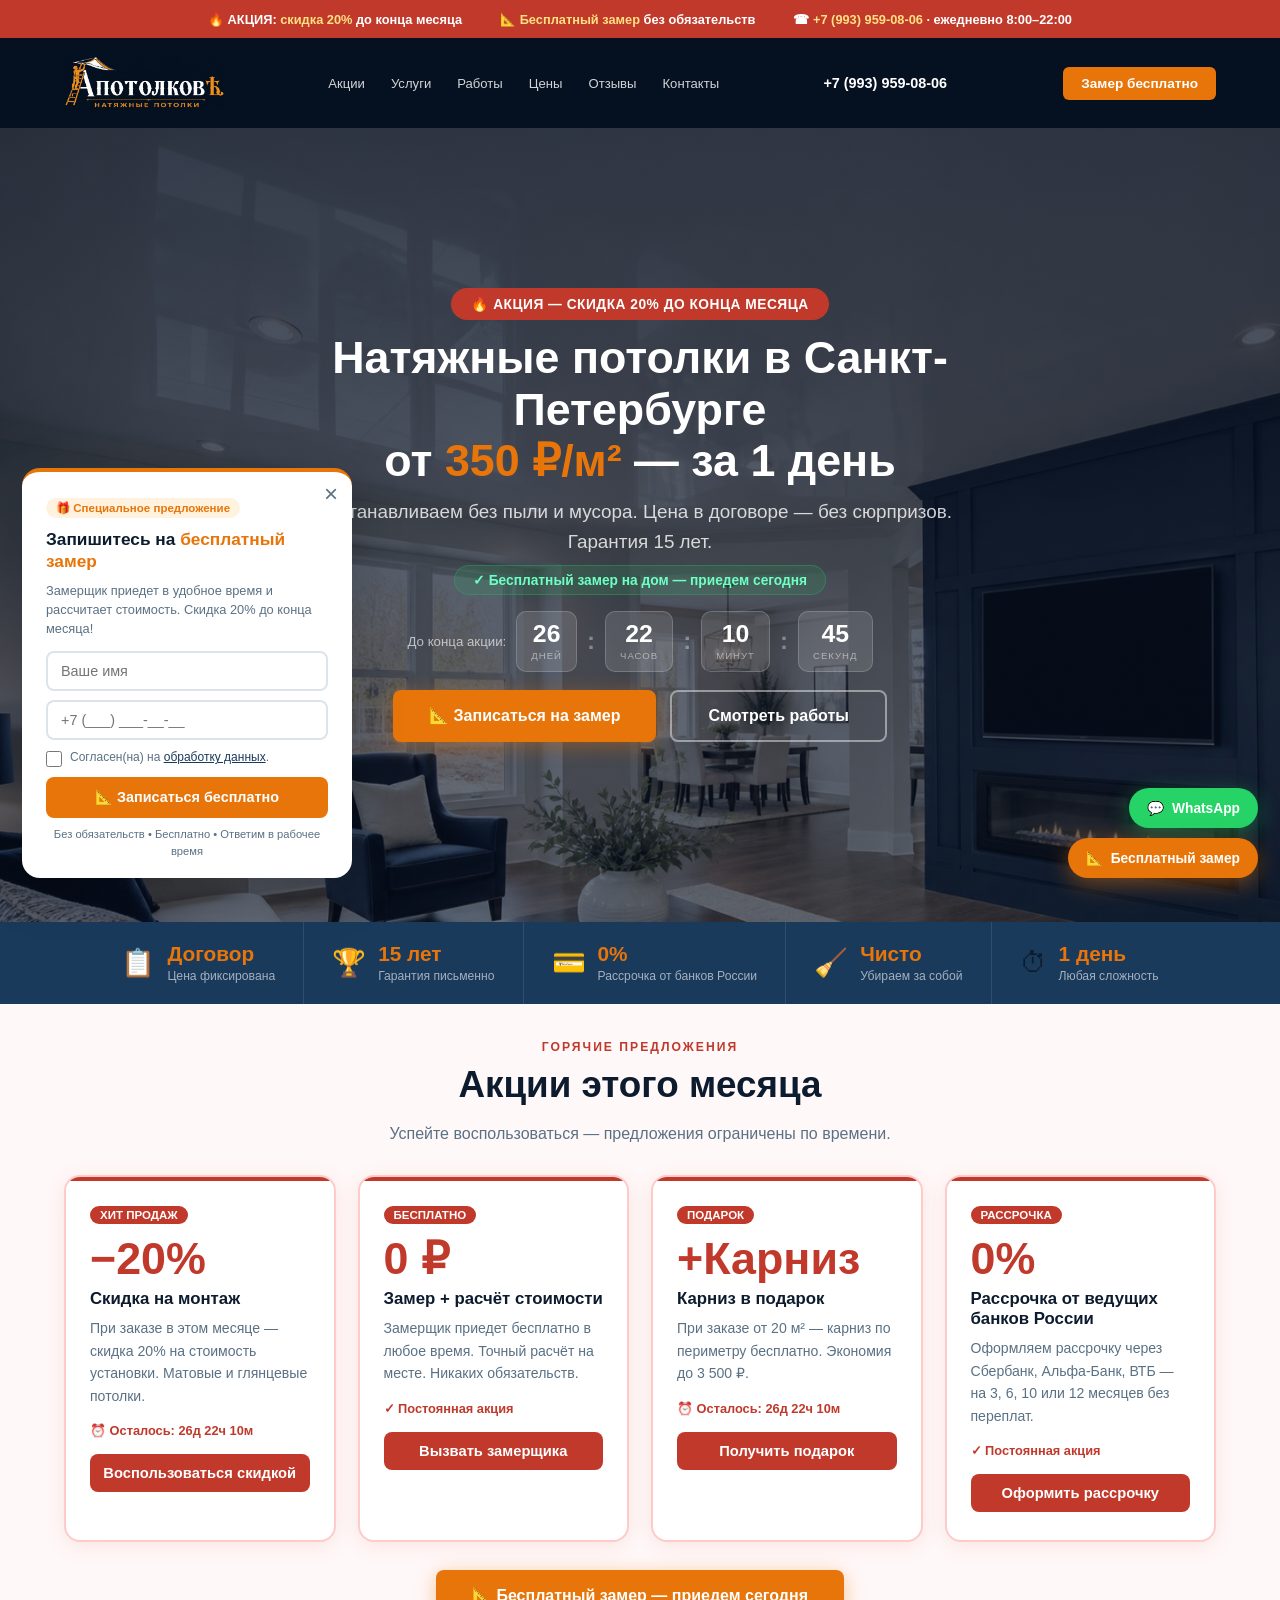
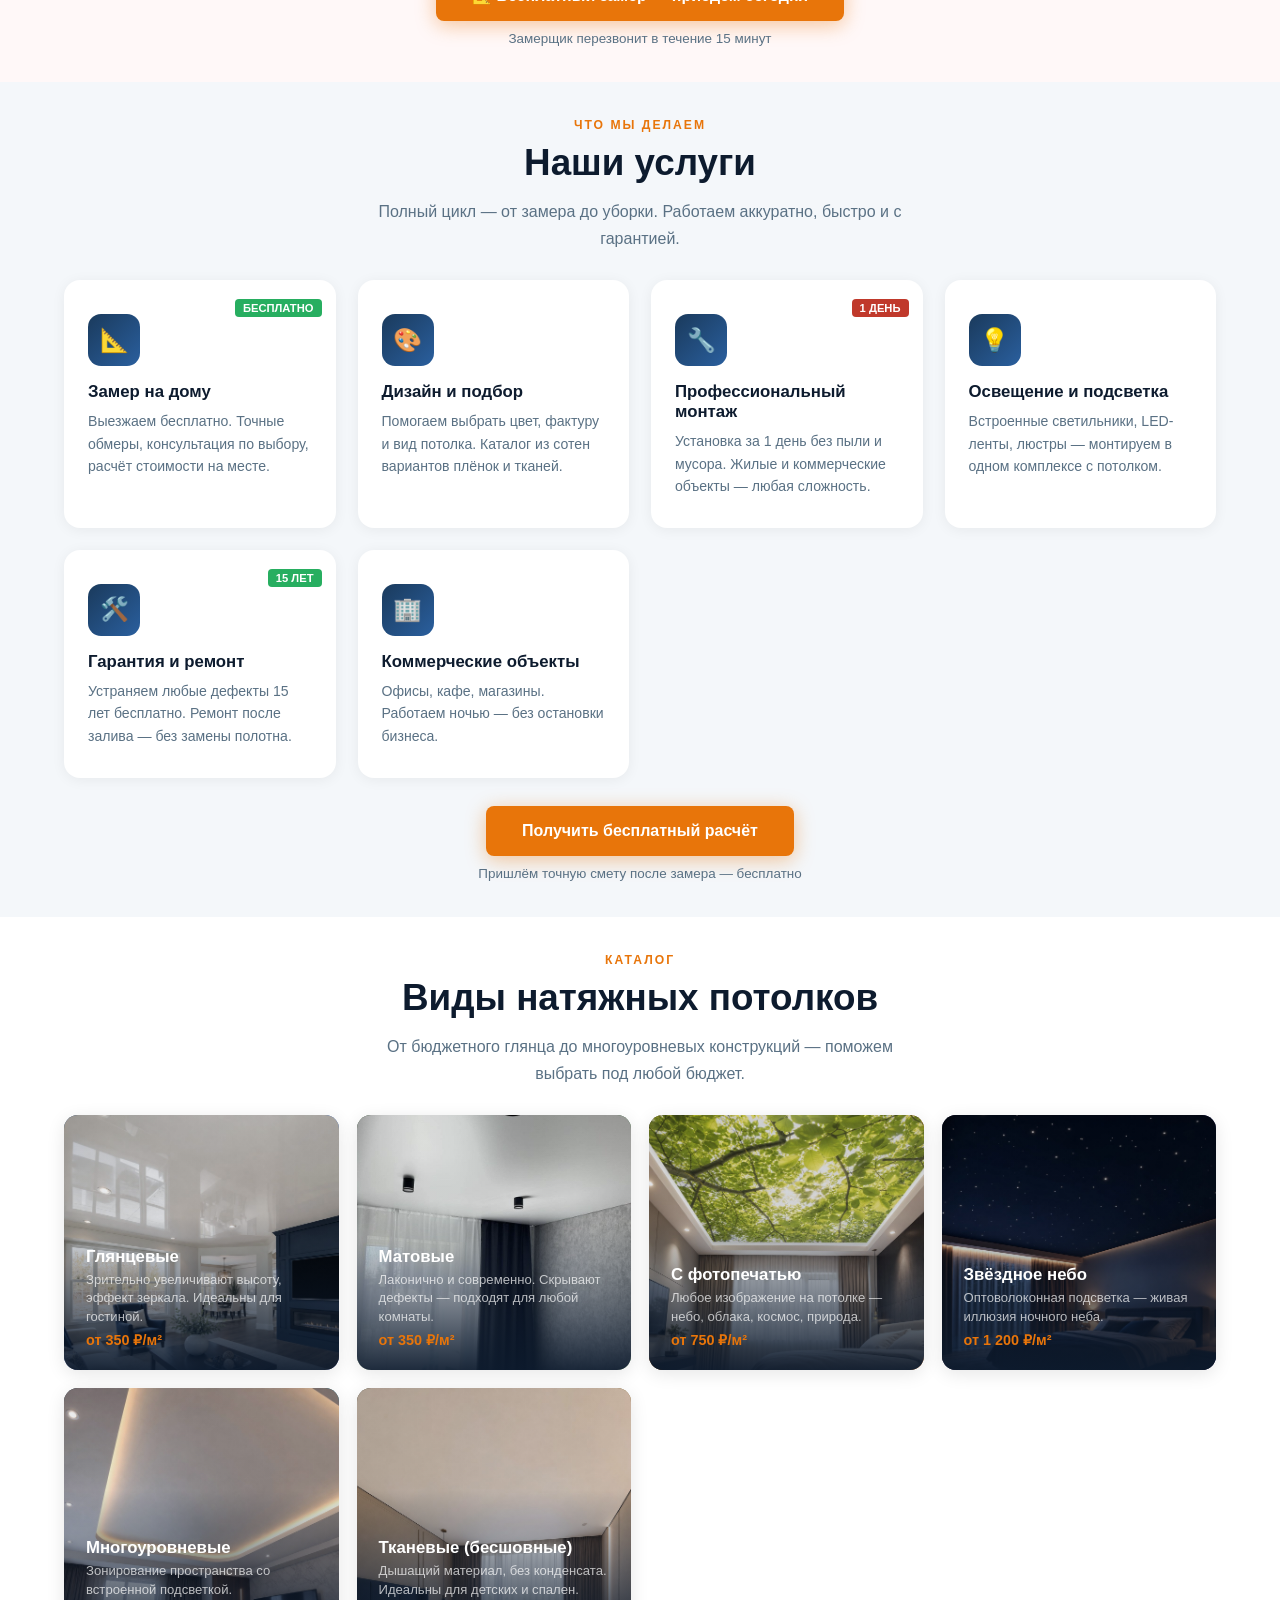
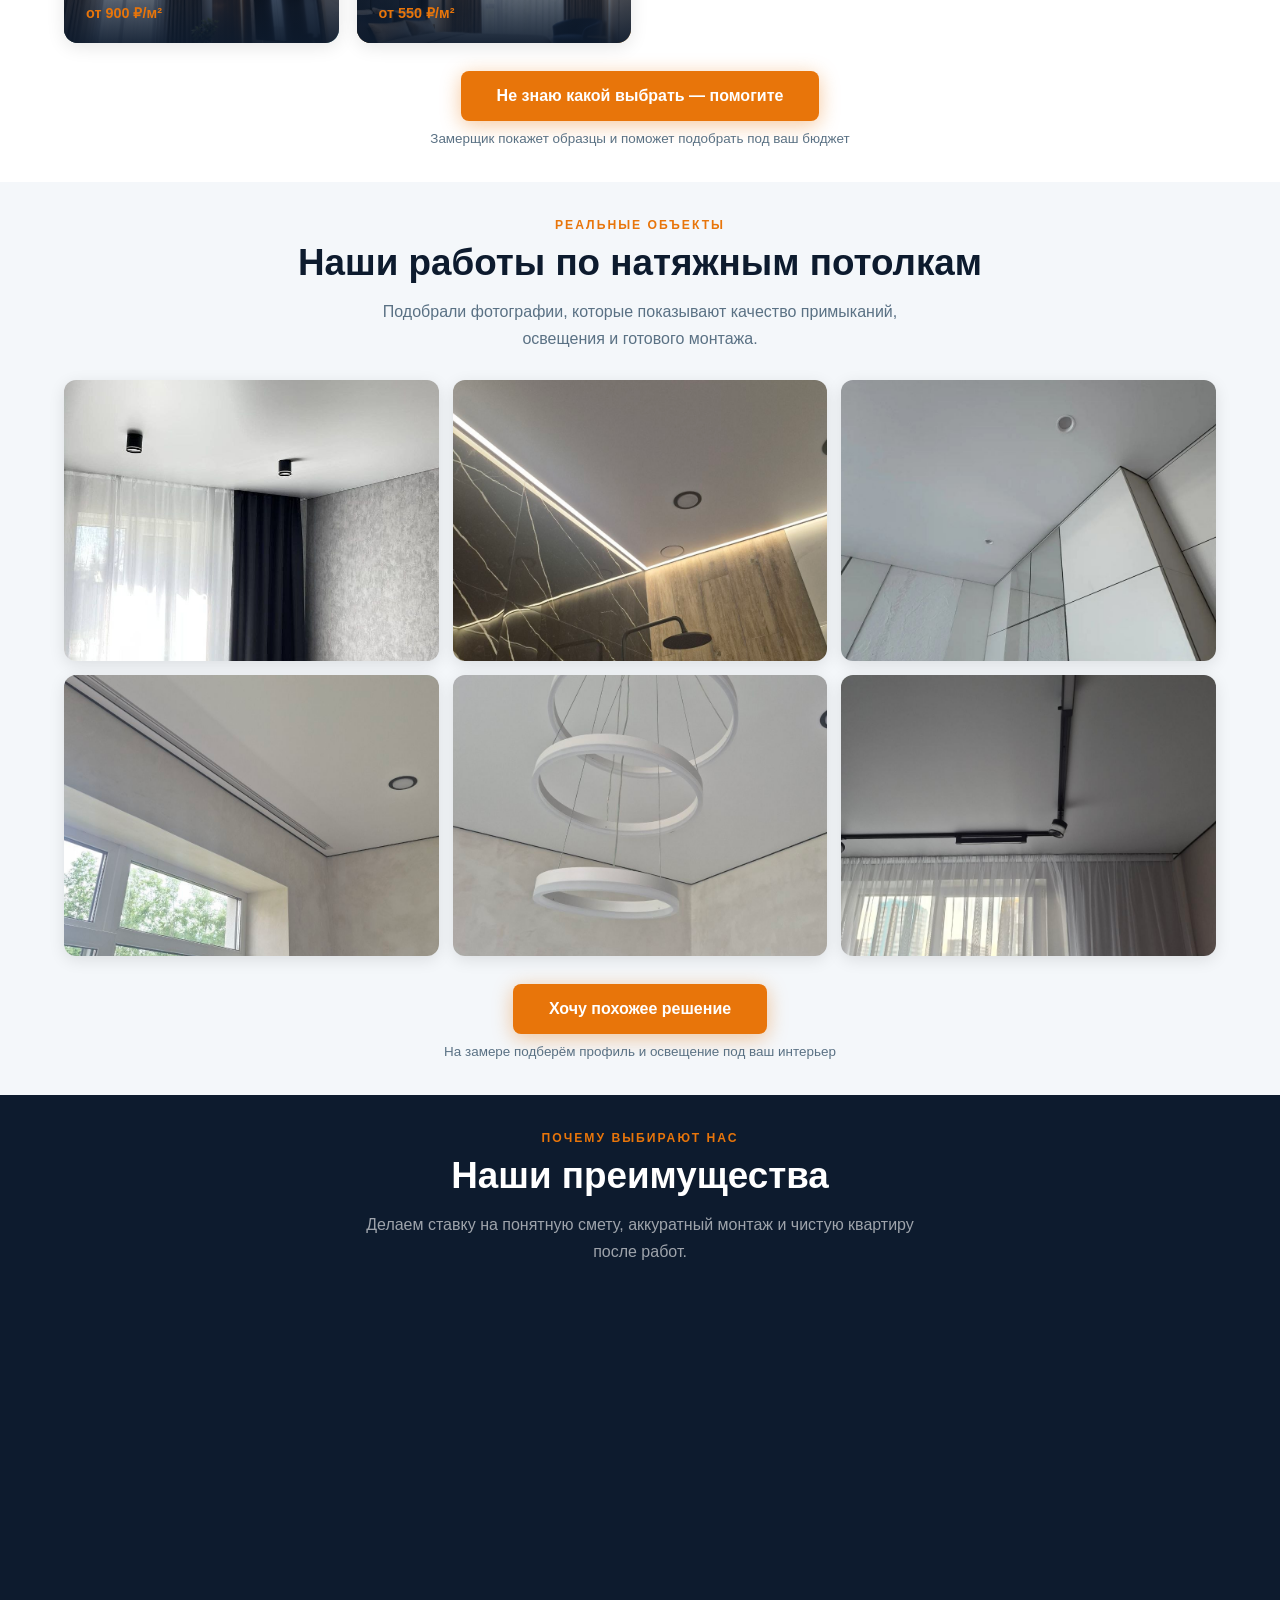
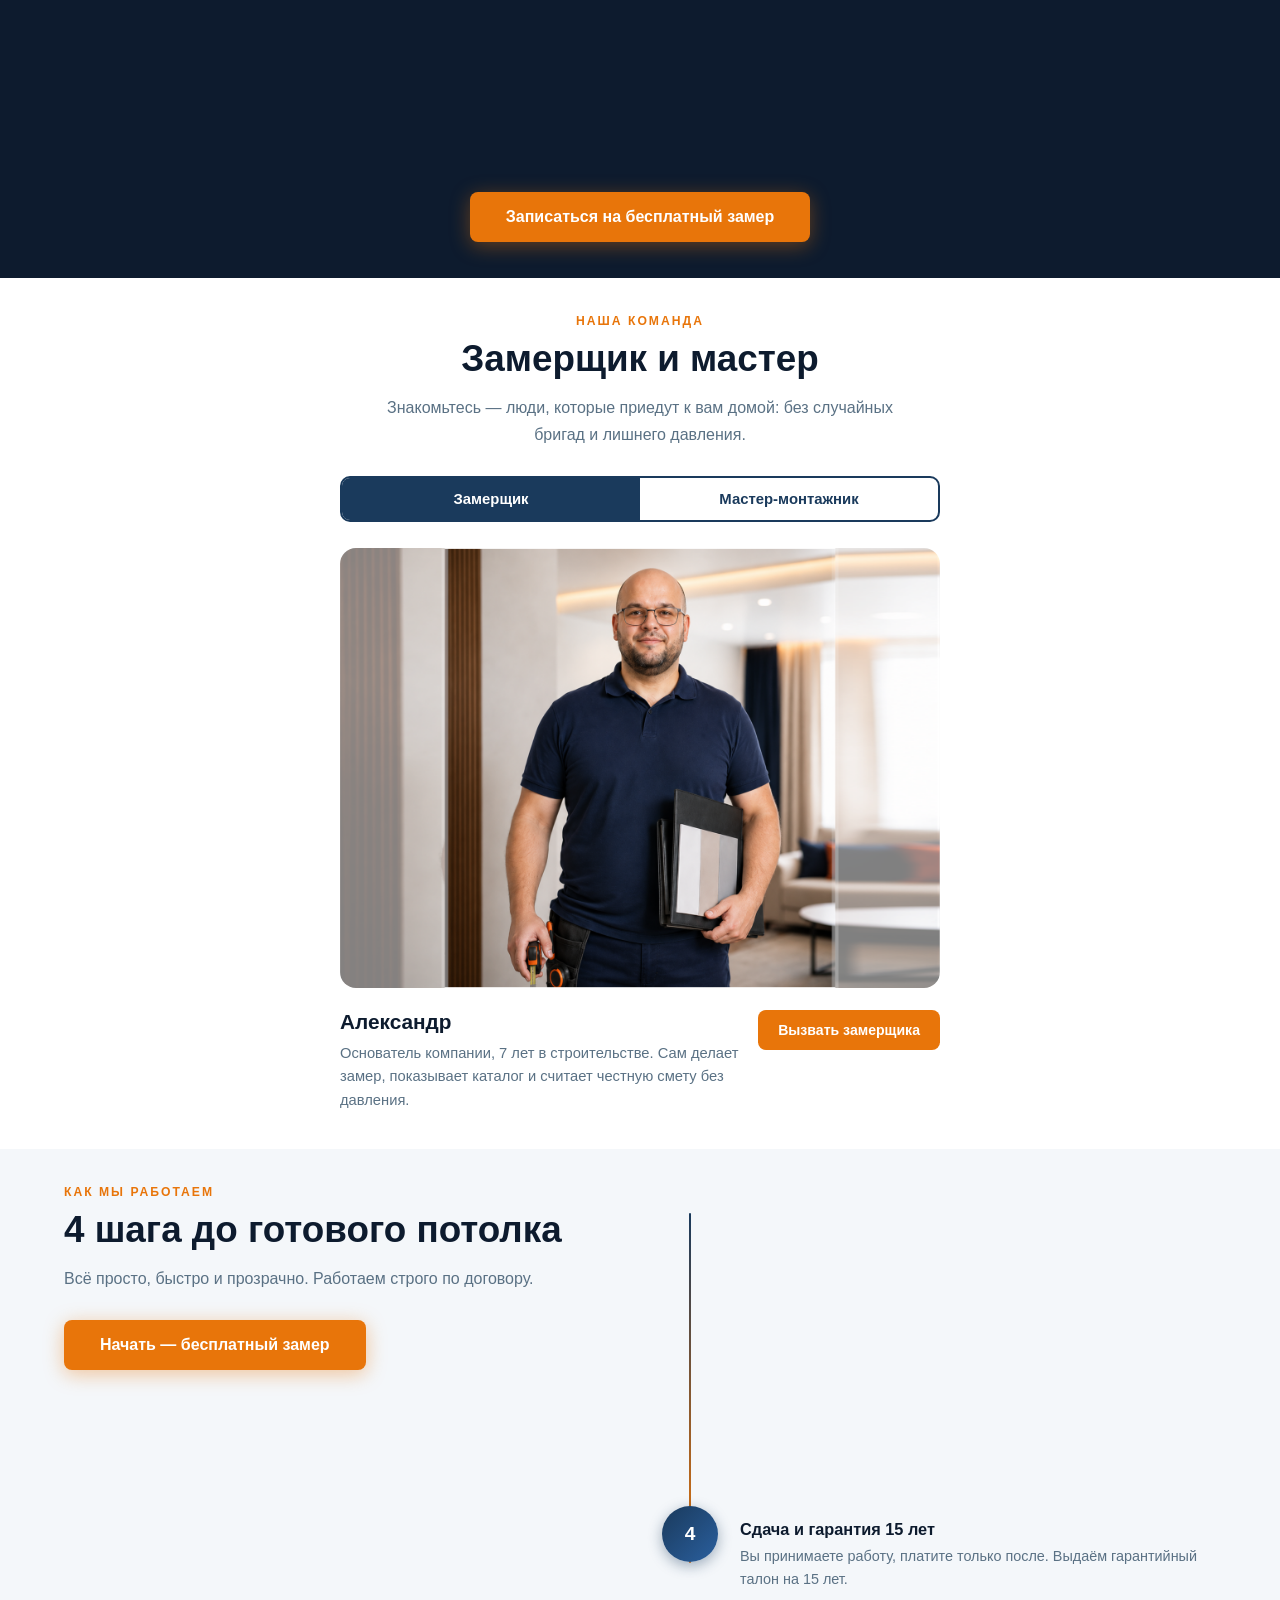
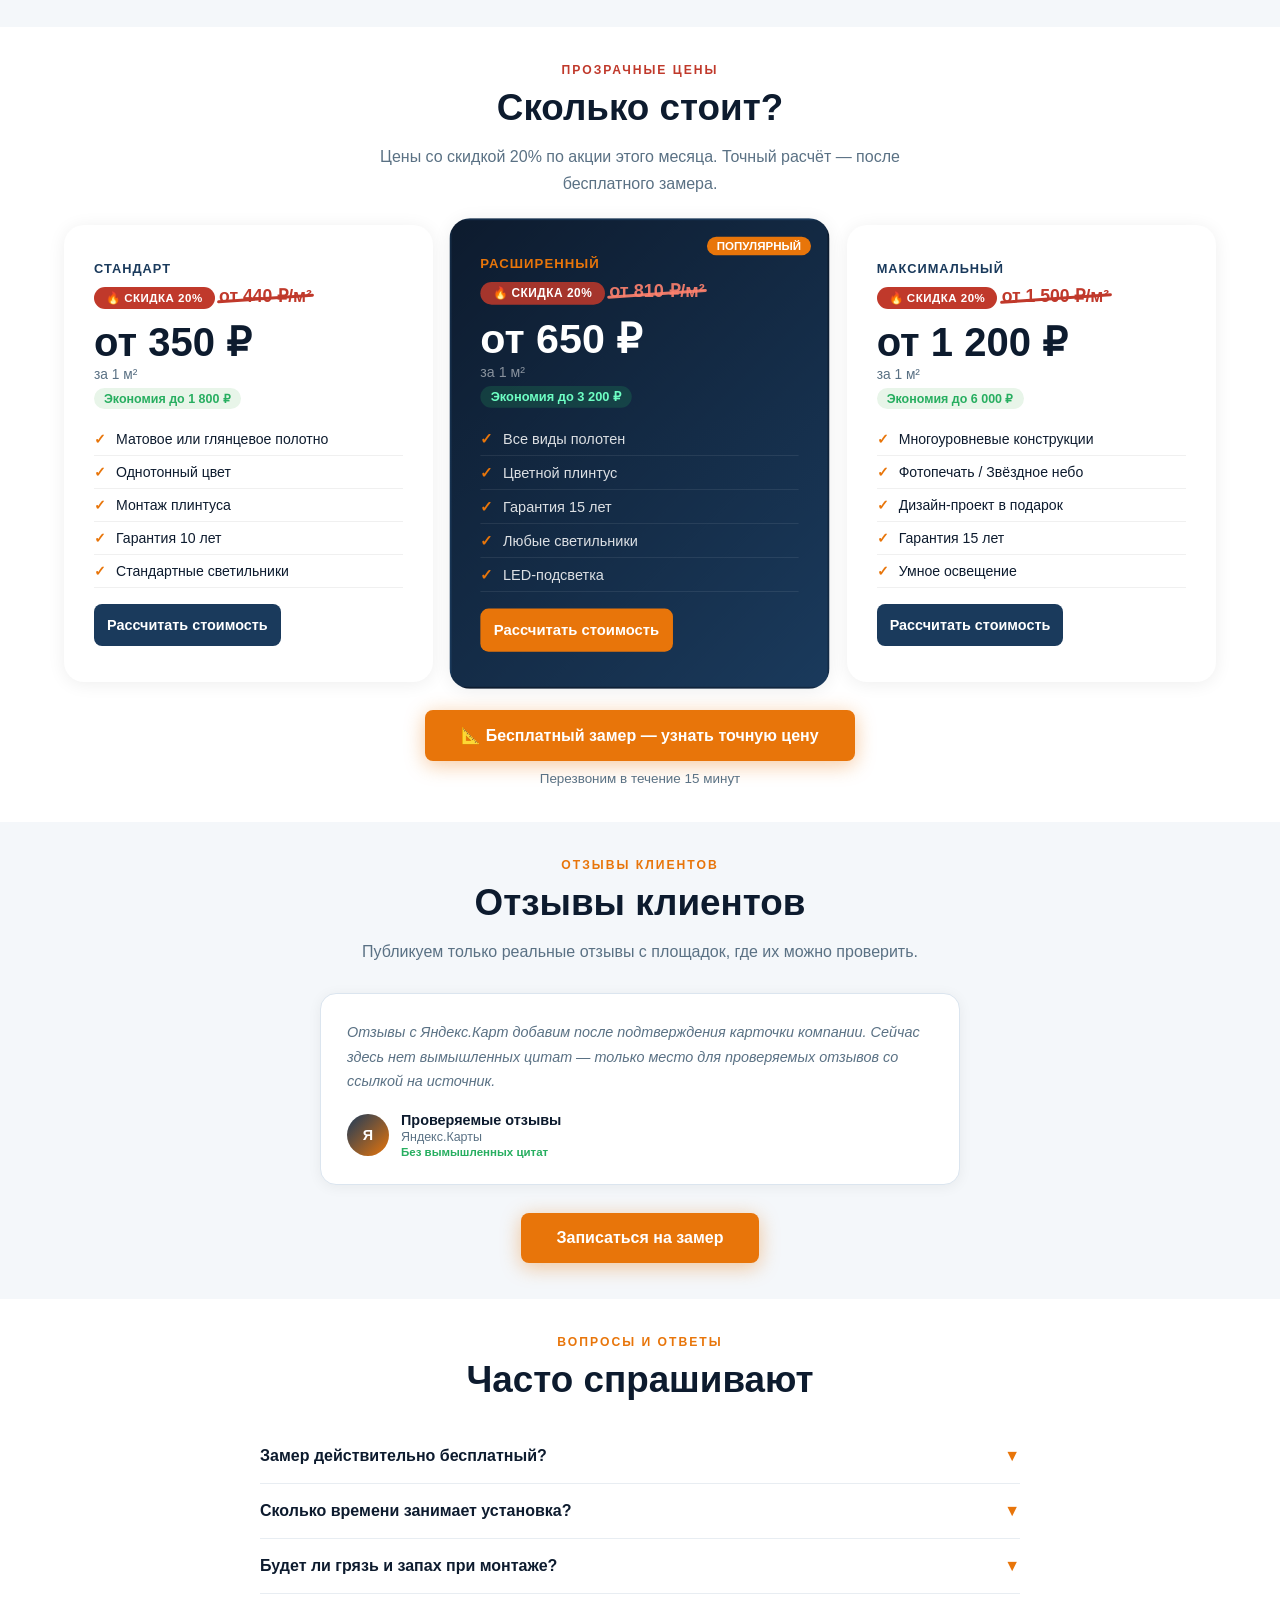
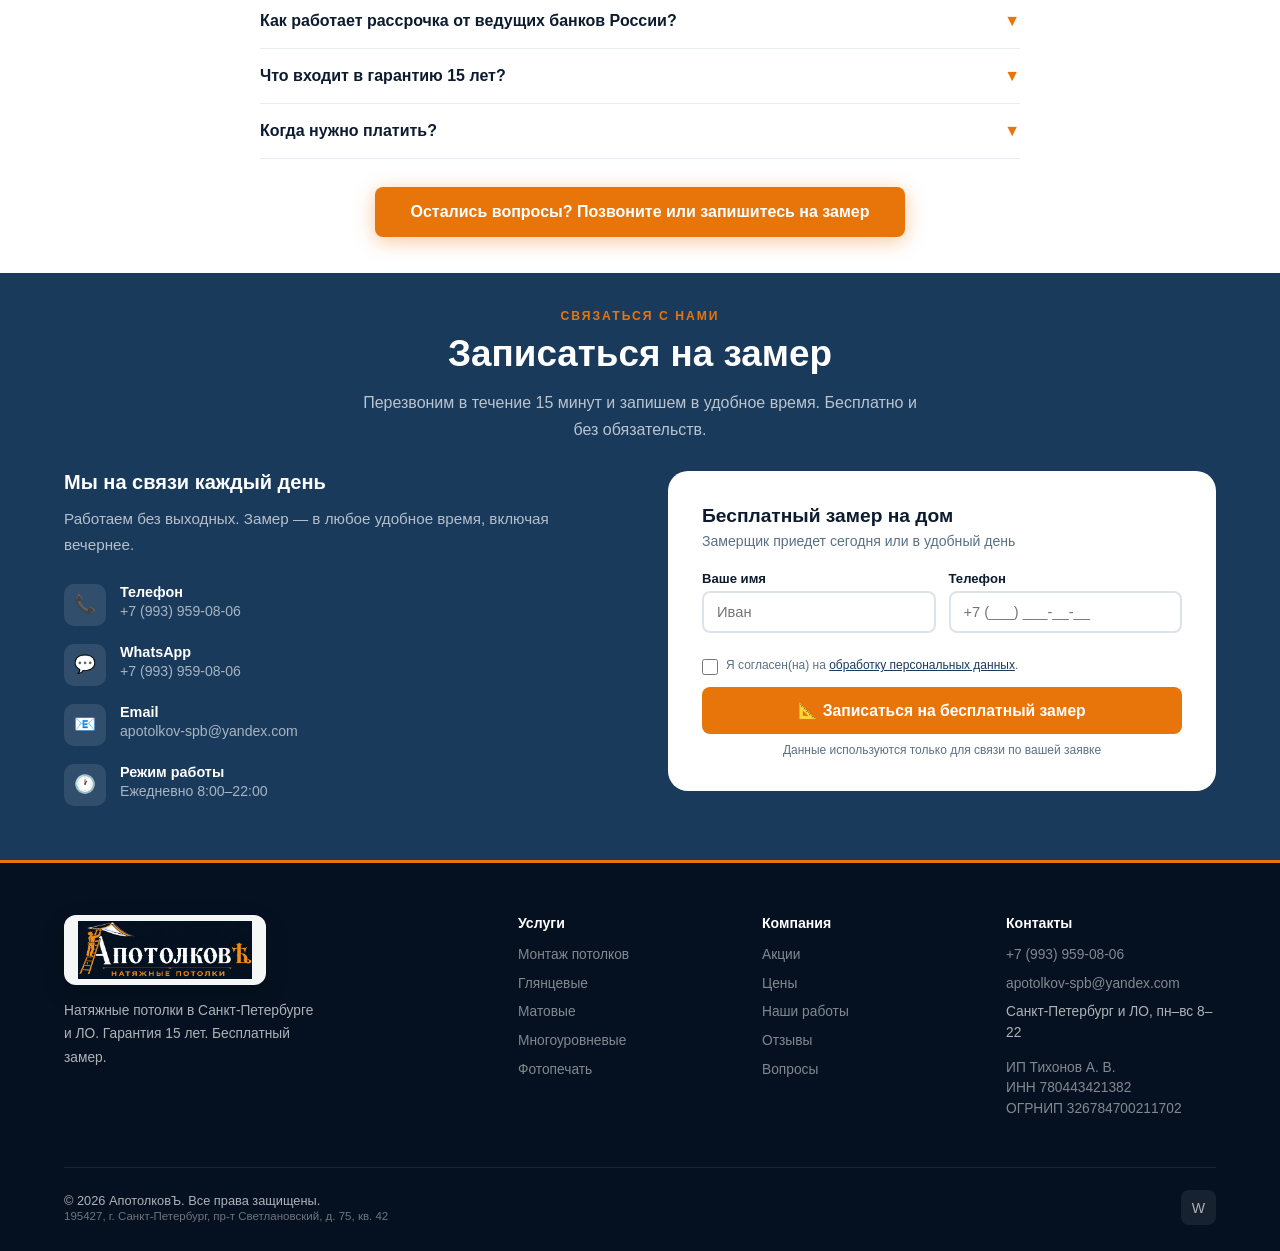
<file: index.html>
<!DOCTYPE html>
<html lang="ru">
<head>
  <meta charset="UTF-8">
  <meta name="viewport" content="width=device-width, initial-scale=1.0">
  <title>Натяжные потолки в Санкт-Петербурге и ЛО от 350 ₽/м² | АпотолковЪ</title>
  <meta name="description" content="Установка натяжных потолков в Санкт-Петербурге и Ленинградской области от 350 ₽/м². Бесплатный замер, монтаж освещения, теневого профиля и скрытых карнизов.">
  <meta name="robots" content="index, follow, max-image-preview:large">
  <meta name="theme-color" content="#051120">
  <!-- Yandex.Metrika counter -->
  <script type="text/javascript">
      (function(m,e,t,r,i,k,a){
          m[i]=m[i]||function(){(m[i].a=m[i].a||[]).push(arguments)};
          m[i].l=1*new Date();
          for (var j = 0; j < document.scripts.length; j++) {if (document.scripts[j].src === r) { return; }}
          k=e.createElement(t),a=e.getElementsByTagName(t)[0],k.async=1,k.src=r,a.parentNode.insertBefore(k,a)
      })(window, document,'script','https://mc.yandex.ru/metrika/tag.js?id=110120483', 'ym');

      ym(110120483, 'init', {ssr:true, webvisor:true, clickmap:true, ecommerce:"dataLayer", referrer: document.referrer, url: location.href, accurateTrackBounce:true, trackLinks:true});
  </script>
  <noscript><div><img src="https://mc.yandex.ru/watch/110120483" style="position:absolute; left:-9999px;" alt="" /></div></noscript>
  <!-- /Yandex.Metrika counter -->
  <link rel="canonical" href="https://apostolkov.ru/">
  <link rel="icon" href="assets/favicon.svg" type="image/svg+xml">
  <meta property="og:type" content="website">
  <meta property="og:locale" content="ru_RU">
  <meta property="og:title" content="Натяжные потолки в Санкт-Петербурге и ЛО | АпотолковЪ">
  <meta property="og:description" content="Замер, расчёт и монтаж натяжных потолков. Реальные фотографии выполненных работ.">
  <meta property="og:url" content="https://apostolkov.ru/">
  <meta property="og:image" content="https://apostolkov.ru/assets/img/works/contour-light.jpg">
  <script type="application/ld+json">{"@context":"https://schema.org","@type":"HomeAndConstructionBusiness","name":"АпотолковЪ","legalName":"ИП Тихонов Александр Владимирович","url":"https://apostolkov.ru/","telephone":"+7-993-959-08-06","email":"apotolkov-spb@yandex.com","taxID":"780443421382","areaServed":["Санкт-Петербург","Ленинградская область"],"priceRange":"от 350 ₽/м²","openingHours":"Mo-Su 08:00-22:00"}</script>
  <link rel="stylesheet" href="css/style.css">
</head>
<body>

<!-- PROMO BAR -->
<div class="promo-bar">
  <div class="promo-ticker">
    <span>🔥 АКЦИЯ: <strong>скидка 20%</strong> до конца месяца</span>
    <span>📐 <strong>Бесплатный замер</strong> без обязательств</span>
    <span>☎ <strong>+7 (993) 959-08-06</strong> · ежедневно 8:00–22:00</span>
  </div>
</div>

<!-- NAV -->
<nav id="navbar">
  <a href="#" class="logo">
    <img src="assets/img/logo.png" alt="АпотолковЪ — Натяжные потолки" class="logo-img">
  </a>
  <ul id="nav-menu">
    <li><a href="#promos">Акции</a></li>
    <li><a href="#services">Услуги</a></li>
    <li><a href="#gallery">Работы</a></li>
    <li><a href="#pricing">Цены</a></li>
    <li><a href="#reviews">Отзывы</a></li>
    <li><a href="#contact">Контакты</a></li>
  </ul>
  <a href="tel:+79939590806" class="nav-phone">+7 (993) 959-08-06</a>
  <button class="nav-cta open-modal">Замер бесплатно</button>
  <button class="burger" type="button" aria-label="Открыть меню" aria-expanded="false"><span></span><span></span><span></span></button>
</nav>

<!-- HERO -->
<section class="hero">
  <div class="hero-bg-img"></div>
  <div class="hero-overlay"></div>
  <div class="hero-content">
    <div class="promo-badge-hero">🔥 Акция — скидка 20% до конца месяца</div>
    <h1>Натяжные потолки в Санкт-Петербурге<br>от <span>350 ₽/м²</span> — за 1 день</h1>
    <p class="hero-sub">Устанавливаем без пыли и мусора. <span style="white-space:nowrap">Цена в договоре — без сюрпризов.</span> <span style="white-space:nowrap">Гарантия 15 лет.</span></p>
    <div class="hero-free">✓ Бесплатный замер на дом — приедем сегодня</div>
    <div class="countdown">
      <span class="countdown-lbl">До конца акции:</span>
      <div class="count-box"><span class="count-num cd-days">00</span><span class="count-lbl">дней</span></div>
      <span class="count-sep">:</span>
      <div class="count-box"><span class="count-num cd-hours">00</span><span class="count-lbl">часов</span></div>
      <span class="count-sep">:</span>
      <div class="count-box"><span class="count-num cd-mins">00</span><span class="count-lbl">минут</span></div>
      <span class="count-sep">:</span>
      <div class="count-box"><span class="count-num cd-secs">00</span><span class="count-lbl">секунд</span></div>
    </div>
    <div class="hero-btns">
      <button class="btn-primary open-modal">📐 Записаться на замер</button>
      <a href="#gallery" class="btn-outline">Смотреть работы</a>
    </div>
  </div>
</section>

<!-- TRUST BAR -->
<div class="trust-bar">
  <div class="trust-items">
    <div class="trust-item"><span class="trust-icon">📋</span><div><span class="trust-num">Договор</span><span class="trust-text">Цена фиксирована</span></div></div>
    <div class="trust-item"><span class="trust-icon">🏆</span><div><span class="trust-num">15 лет</span><span class="trust-text">Гарантия письменно</span></div></div>
    <div class="trust-item"><span class="trust-icon">💳</span><div><span class="trust-num">0%</span><span class="trust-text">Рассрочка от банков России</span></div></div>
    <div class="trust-item"><span class="trust-icon">🧹</span><div><span class="trust-num">Чисто</span><span class="trust-text">Убираем за собой</span></div></div>
    <div class="trust-item"><span class="trust-icon">⏱</span><div><span class="trust-num">1 день</span><span class="trust-text">Любая сложность</span></div></div>
  </div>
</div>

<!-- PROMOTIONS -->
<section id="promos">
  <div class="center">
    <div class="section-tag red">Горячие предложения</div>
    <h2 class="section-title">Акции этого месяца</h2>
    <p class="section-sub">Успейте воспользоваться — предложения ограничены по времени.</p>
  </div>
  <div class="promos-grid">
    <div class="promo-card fade-in">
      <div class="promo-card-tag">Хит продаж</div>
      <div class="promo-discount">−20%</div>
      <h3>Скидка на монтаж</h3>
      <p>При заказе в этом месяце — скидка 20% на стоимость установки. Матовые и глянцевые потолки.</p>
      <div class="promo-deadline">⏰ Осталось: <span class="cd-days">--</span>д <span class="cd-hours">--</span>ч <span class="cd-mins">--</span>м</div>
      <button class="btn-promo open-modal">Воспользоваться скидкой</button>
    </div>
    <div class="promo-card fade-in">
      <div class="promo-card-tag">Бесплатно</div>
      <div class="promo-discount">0 ₽</div>
      <h3>Замер + расчёт стоимости</h3>
      <p>Замерщик приедет бесплатно в любое время. Точный расчёт на месте. Никаких обязательств.</p>
      <div class="promo-deadline">✓ Постоянная акция</div>
      <button class="btn-promo open-modal">Вызвать замерщика</button>
    </div>
    <div class="promo-card fade-in">
      <div class="promo-card-tag">Подарок</div>
      <div class="promo-discount">+Карниз</div>
      <h3>Карниз в подарок</h3>
      <p>При заказе от 20 м² — карниз по периметру бесплатно. Экономия до 3 500 ₽.</p>
      <div class="promo-deadline">⏰ Осталось: <span class="cd-days">--</span>д <span class="cd-hours">--</span>ч <span class="cd-mins">--</span>м</div>
      <button class="btn-promo open-modal">Получить подарок</button>
    </div>
    <div class="promo-card fade-in">
      <div class="promo-card-tag">Рассрочка</div>
      <div class="promo-discount">0%</div>
      <h3>Рассрочка от ведущих банков России</h3>
      <p>Оформляем рассрочку через Сбербанк, Альфа-Банк, ВТБ — на 3, 6, 10 или 12 месяцев без переплат.</p>
      <div class="promo-deadline">✓ Постоянная акция</div>
      <button class="btn-promo open-modal">Оформить рассрочку</button>
    </div>
  </div>
  <div class="section-cta">
    <button class="btn-primary open-modal">📐 Бесплатный замер — приедем сегодня</button>
    <p>Замерщик перезвонит в течение 15 минут</p>
  </div>
</section>

<!-- SERVICES -->
<section id="services">
  <div class="center">
    <div class="section-tag">Что мы делаем</div>
    <h2 class="section-title">Наши услуги</h2>
    <p class="section-sub">Полный цикл — от замера до уборки. Работаем аккуратно, быстро и с гарантией.</p>
  </div>
  <div class="services-grid">
    <div class="service-card fade-in">
      <div class="service-card-badge"><span class="badge badge-free">Бесплатно</span></div>
      <div class="service-icon">📐</div>
      <h3>Замер на дому</h3>
      <p>Выезжаем бесплатно. Точные обмеры, консультация по выбору, расчёт стоимости на месте.</p>
    </div>
    <div class="service-card fade-in">
      <div class="service-icon">🎨</div>
      <h3>Дизайн и подбор</h3>
      <p>Помогаем выбрать цвет, фактуру и вид потолка. Каталог из сотен вариантов плёнок и тканей.</p>
    </div>
    <div class="service-card fade-in">
      <div class="service-card-badge"><span class="badge badge-promo">1 день</span></div>
      <div class="service-icon">🔧</div>
      <h3>Профессиональный монтаж</h3>
      <p>Установка за 1 день без пыли и мусора. Жилые и коммерческие объекты — любая сложность.</p>
    </div>
    <div class="service-card fade-in">
      <div class="service-icon">💡</div>
      <h3>Освещение и подсветка</h3>
      <p>Встроенные светильники, LED-ленты, люстры — монтируем в одном комплексе с потолком.</p>
    </div>
    <div class="service-card fade-in">
      <div class="service-card-badge"><span class="badge badge-free">15 лет</span></div>
      <div class="service-icon">🛠️</div>
      <h3>Гарантия и ремонт</h3>
      <p>Устраняем любые дефекты 15 лет бесплатно. Ремонт после залива — без замены полотна.</p>
    </div>
    <div class="service-card fade-in">
      <div class="service-icon">🏢</div>
      <h3>Коммерческие объекты</h3>
      <p>Офисы, кафе, магазины. Работаем ночью — без остановки бизнеса.</p>
    </div>
  </div>
  <div class="section-cta">
    <button class="btn-primary open-modal">Получить бесплатный расчёт</button>
    <p>Пришлём точную смету после замера — бесплатно</p>
  </div>
</section>

<!-- TYPES -->
<section id="types">
  <div class="center">
    <div class="section-tag">Каталог</div>
    <h2 class="section-title">Виды натяжных потолков</h2>
    <p class="section-sub">От бюджетного глянца до многоуровневых конструкций — поможем выбрать под любой бюджет.</p>
  </div>
  <div class="types-grid">
    <div class="type-card tc1 fade-in">
      <div class="type-slides">
        <div class="type-slide active">
          <img src="assets/img/types/glossy.jpg" alt="Глянцевый натяжной потолок в гостиной" loading="lazy" width="1536" height="1024">
        </div>
      </div>
      <div class="type-overlay">
        <h3>Глянцевые</h3>
        <p>Зрительно увеличивают высоту, эффект зеркала. Идеальны для гостиной.</p>
        <span class="type-price">от 350 ₽/м²</span>
      </div>
    </div>
    <div class="type-card tc2 fade-in">
      <div class="type-slides">
        <div class="type-slide active">
          <img src="assets/img/works/matte-room.jpg" alt="Матовый натяжной потолок в жилой комнате" loading="lazy" width="960" height="1280">
        </div>
      </div>
      <div class="type-overlay">
        <h3>Матовые</h3>
        <p>Лаконично и современно. Скрывают дефекты — подходят для любой комнаты.</p>
        <span class="type-price">от 350 ₽/м²</span>
      </div>
    </div>
    <div class="type-card tc3 fade-in">
      <div class="type-slides">
        <div class="type-slide active">
          <img src="assets/img/types/photo-print.jpg" alt="Натяжной потолок с фотопечатью" loading="lazy" width="1536" height="1024">
        </div>
      </div>
      <div class="type-overlay">
        <h3>С фотопечатью</h3>
        <p>Любое изображение на потолке — небо, облака, космос, природа.</p>
        <span class="type-price">от 750 ₽/м²</span>
      </div>
    </div>
    <div class="type-card tc4 fade-in">
      <div class="type-slides">
        <div class="type-slide active">
          <img src="assets/img/types/starry-sky.jpg" alt="Натяжной потолок звёздное небо" loading="lazy" width="1536" height="1024">
        </div>
      </div>
      <div class="type-overlay">
        <h3>Звёздное небо</h3>
        <p>Оптоволоконная подсветка — живая иллюзия ночного неба.</p>
        <span class="type-price">от 1 200 ₽/м²</span>
      </div>
    </div>
    <div class="type-card tc5 fade-in">
      <div class="type-slides">
        <div class="type-slide active">
          <img src="assets/img/types/multilevel.jpg" alt="Многоуровневый натяжной потолок с подсветкой" loading="lazy" width="1536" height="1024">
        </div>
      </div>
      <div class="type-overlay">
        <h3>Многоуровневые</h3>
        <p>Зонирование пространства со встроенной подсветкой.</p>
        <span class="type-price">от 900 ₽/м²</span>
      </div>
    </div>
    <div class="type-card tc6 fade-in">
      <div class="type-slides">
        <div class="type-slide active">
          <img src="assets/img/types/fabric.jpg" alt="Тканевый бесшовный натяжной потолок" loading="lazy" width="1536" height="1024">
        </div>
      </div>
      <div class="type-overlay">
        <h3>Тканевые (бесшовные)</h3>
        <p>Дышащий материал, без конденсата. Идеальны для детских и спален.</p>
        <span class="type-price">от 550 ₽/м²</span>
      </div>
    </div>
  </div>
  <div class="section-cta">
    <button class="btn-primary open-modal">Не знаю какой выбрать — помогите</button>
    <p>Замерщик покажет образцы и поможет подобрать под ваш бюджет</p>
  </div>
</section>

<!-- GALLERY -->
<section id="gallery">
  <div class="center">
    <div class="section-tag">Реальные объекты</div>
    <h2 class="section-title">Наши работы по натяжным потолкам</h2>
    <p class="section-sub">Подобрали фотографии, которые показывают качество примыканий, освещения и готового монтажа.</p>
  </div>
  <div class="gallery-grid">
    <figure class="gallery-item fade-in">
      <img src="assets/img/works/matte-room.jpg" alt="Матовый натяжной потолок со встроенными светильниками в гостиной" loading="lazy" width="960" height="1280">
      <figcaption class="gallery-overlay"><span class="gallery-lbl">Матовый потолок в гостиной</span></figcaption>
    </figure>
    <figure class="gallery-item fade-in">
      <img src="assets/img/works/contour-light.jpg" alt="Контурная подсветка натяжного потолка в ванной комнате" loading="lazy" width="960" height="1280">
      <figcaption class="gallery-overlay"><span class="gallery-lbl">Контурная подсветка</span></figcaption>
    </figure>
    <figure class="gallery-item fade-in">
      <img src="assets/img/works/shadow-profile.jpg" alt="Натяжной потолок с теневым профилем" loading="lazy" width="960" height="1280">
      <figcaption class="gallery-overlay"><span class="gallery-lbl">Теневой профиль</span></figcaption>
    </figure>
    <figure class="gallery-item fade-in">
      <img src="assets/img/works/hidden-cornice.jpg" alt="Скрытый карниз в натяжном потолке у окна" loading="lazy" width="960" height="1280">
      <figcaption class="gallery-overlay"><span class="gallery-lbl">Скрытый карниз</span></figcaption>
    </figure>
    <figure class="gallery-item fade-in">
      <img src="assets/img/works/chandelier.jpg" alt="Монтаж люстры на натяжном потолке" loading="lazy" width="960" height="1280">
      <figcaption class="gallery-overlay"><span class="gallery-lbl">Закладная под люстру</span></figcaption>
    </figure>
    <figure class="gallery-item fade-in">
      <img src="assets/img/works/track-light.jpg" alt="Трековое освещение на натяжном потолке" loading="lazy" width="960" height="1280">
      <figcaption class="gallery-overlay"><span class="gallery-lbl">Трековое освещение</span></figcaption>
    </figure>
  </div>
  <div class="section-cta">
    <button class="btn-primary open-modal">Хочу похожее решение</button>
    <p>На замере подберём профиль и освещение под ваш интерьер</p>
  </div>
</section>

<!-- WHY -->
<section id="why">
  <div class="center">
    <div class="section-tag">Почему выбирают нас</div>
    <h2 class="section-title">Наши преимущества</h2>
    <p class="section-sub">Делаем ставку на понятную смету, аккуратный монтаж и чистую квартиру после работ.</p>
  </div>
  <div class="why-grid">
    <div class="why-item fade-in">
      <div class="why-num">01</div>
      <h3>Гарантия 15 лет — письменно</h3>
      <p>Выдаём гарантийный талон при сдаче работы. Любые дефекты устраняем бесплатно.</p>
    </div>
    <div class="why-item fade-in">
      <div class="why-num">02</div>
      <h3>Цена в договоре не меняется</h3>
      <p>Никаких «доплат после замера». Сказали цену — она зафиксирована в договоре.</p>
    </div>
    <div class="why-item fade-in">
      <div class="why-num">03</div>
      <h3>Монтаж за 1 день</h3>
      <p>Даже сложные конструкции устанавливаем за один день. Без пыли, запаха и мусора.</p>
    </div>
    <div class="why-item fade-in">
      <div class="why-num">04</div>
      <h3>Платите только после работы</h3>
      <p>Оплата после приёмки — убедитесь, что всё идеально, и только потом платите.</p>
    </div>
    <div class="why-item fade-in">
      <div class="why-num">05</div>
      <h3>Опытные мастера в штате</h3>
      <p>Все специалисты — в штате, сертифицированы, с опытом 5+ лет. Без субподрядчиков.</p>
    </div>
    <div class="why-item fade-in">
      <div class="why-num">06</div>
      <h3>Рассрочка от ведущих банков России</h3>
      <p>Оформляем рассрочку через Сбербанк, Альфа-Банк, ВТБ и другие ведущие банки — быстро и без переплат.</p>
    </div>
  </div>
  <div class="section-cta">
    <button class="btn-primary open-modal" style="background:var(--accent)">Записаться на бесплатный замер</button>
  </div>
</section>

<!-- TEAM -->
<section id="specialists">
  <div class="center">
    <div class="section-tag">Наша команда</div>
    <h2 class="section-title">Замерщик и мастер</h2>
    <p class="section-sub">Знакомьтесь — люди, которые приедут к вам домой: без случайных бригад и лишнего давления.</p>
  </div>
  <div class="spec-wrapper">
    <div class="spec-tabs">
      <button class="spec-tab active" type="button" data-spec-index="0">Замерщик</button>
      <button class="spec-tab" type="button" data-spec-index="1">Мастер-монтажник</button>
    </div>
    <div class="spec-card active">
      <div class="spec-photo">
        <img class="spec-img--measurer" src="assets/img/team/measurer.png" alt="Замерщик натяжных потолков выполняет замер лазерным дальномером" loading="lazy" width="1448" height="1086">
      </div>
      <div class="spec-bottom">
        <div>
          <h3>Александр</h3>
          <p>Основатель компании, 7 лет в строительстве. Сам делает замер, показывает каталог и считает честную смету без давления.</p>
        </div>
        <button class="btn-spec open-modal">Вызвать замерщика</button>
      </div>
    </div>
    <div class="spec-card">
      <div class="spec-photo">
        <img class="spec-img--installer" src="assets/img/team/installer.png" alt="Мастер натягивает потолок монтажным шпателем" loading="lazy" width="1448" height="1086">
      </div>
      <div class="spec-bottom">
        <div>
          <h3>Мастер-монтажник</h3>
          <p>Устанавливает потолок за 1–3 часа. Работает чисто — без пыли и мусора. Опыт 5+ лет, сертификат производителя. Оплата только после вашей приёмки.</p>
        </div>
        <button class="btn-spec open-modal">Записаться на монтаж</button>
      </div>
    </div>
  </div>
</section>

<!-- PROCESS -->
<section id="process">
  <div class="process-grid">
    <div>
      <div class="section-tag">Как мы работаем</div>
      <h2 class="section-title">4 шага до готового потолка</h2>
      <p class="section-sub">Всё просто, быстро и прозрачно. Работаем строго по договору.</p>
      <div style="margin-top:28px">
        <button class="btn-primary open-modal">Начать — бесплатный замер</button>
      </div>
    </div>
    <div class="process-steps">
      <div class="step fade-in">
        <div class="step-num">1</div>
        <div class="step-content">
          <h3>Бесплатный замер (сегодня)</h3>
          <p>Замерщик приедет в удобное время, сделает обмеры и рассчитает точную стоимость. Бесплатно и без обязательств.</p>
        </div>
      </div>
      <div class="step fade-in">
        <div class="step-num">2</div>
        <div class="step-content">
          <h3>Договор с фиксированной ценой</h3>
          <p>Подписываем договор — цена в нём не изменится. Никаких устных договорённостей.</p>
        </div>
      </div>
      <div class="step fade-in">
        <div class="step-num">3</div>
        <div class="step-content">
          <h3>Монтаж за 1 день</h3>
          <p>Мастер приезжает и устанавливает потолок. Квартира остаётся чистой — убираем за собой.</p>
        </div>
      </div>
      <div class="step fade-in">
        <div class="step-num">4</div>
        <div class="step-content">
          <h3>Сдача и гарантия 15 лет</h3>
          <p>Вы принимаете работу, платите только после. Выдаём гарантийный талон на 15 лет.</p>
        </div>
      </div>
    </div>
  </div>
</section>

<!-- PRICING -->
<section id="pricing">
  <div class="center">
    <div class="section-tag red">Прозрачные цены</div>
    <h2 class="section-title">Сколько стоит?</h2>
    <p class="section-sub">Цены со скидкой 20% по акции этого месяца. Точный расчёт — после бесплатного замера.</p>
  </div>
  <div class="pricing-grid">
    <div class="price-card fade-in">
      <div class="price-plan">Стандарт</div>
      <div class="sale-ribbon">🔥 Скидка 20%</div>
      <div class="price-old">от 440 ₽/м²</div>
      <div class="price-amount">от 350 ₽</div>
      <div class="price-unit">за 1 м²</div>
      <div class="price-save">Экономия до 1 800 ₽</div>
      <ul class="price-features">
        <li>Матовое или глянцевое полотно</li>
        <li>Однотонный цвет</li>
        <li>Монтаж плинтуса</li>
        <li>Гарантия 10 лет</li>
        <li>Стандартные светильники</li>
      </ul>
      <button class="btn-price open-modal">Рассчитать стоимость</button>
    </div>
    <div class="price-card featured fade-in">
      <div class="featured-badge">Популярный</div>
      <div class="price-plan">Расширенный</div>
      <div class="sale-ribbon">🔥 Скидка 20%</div>
      <div class="price-old">от 810 ₽/м²</div>
      <div class="price-amount">от 650 ₽</div>
      <div class="price-unit">за 1 м²</div>
      <div class="price-save">Экономия до 3 200 ₽</div>
      <ul class="price-features">
        <li>Все виды полотен</li>
        <li>Цветной плинтус</li>
        <li>Гарантия 15 лет</li>
        <li>Любые светильники</li>
        <li>LED-подсветка</li>
      </ul>
      <button class="btn-price open-modal">Рассчитать стоимость</button>
    </div>
    <div class="price-card fade-in">
      <div class="price-plan">Максимальный</div>
      <div class="sale-ribbon">🔥 Скидка 20%</div>
      <div class="price-old">от 1 500 ₽/м²</div>
      <div class="price-amount">от 1 200 ₽</div>
      <div class="price-unit">за 1 м²</div>
      <div class="price-save">Экономия до 6 000 ₽</div>
      <ul class="price-features">
        <li>Многоуровневые конструкции</li>
        <li>Фотопечать / Звёздное небо</li>
        <li>Дизайн-проект в подарок</li>
        <li>Гарантия 15 лет</li>
        <li>Умное освещение</li>
      </ul>
      <button class="btn-price open-modal">Рассчитать стоимость</button>
    </div>
  </div>
  <div class="section-cta">
    <button class="btn-primary open-modal">📐 Бесплатный замер — узнать точную цену</button>
    <p>Перезвоним в течение 15 минут</p>
  </div>
</section>

<!-- REVIEWS -->
<section id="reviews">
  <div class="center">
    <div class="section-tag">Отзывы клиентов</div>
    <h2 class="section-title">Отзывы клиентов</h2>
    <p class="section-sub">Публикуем только реальные отзывы с площадок, где их можно проверить.</p>
  </div>
  <div class="reviews-grid reviews-grid--single">
    <div class="review-card review-card--notice fade-in">
      <p class="review-text">Отзывы с Яндекс.Карт добавим после подтверждения карточки компании. Сейчас здесь нет вымышленных цитат — только место для проверяемых отзывов со ссылкой на источник.</p>
      <div class="reviewer">
        <div class="reviewer-avatar">Я</div>
        <div>
          <div class="reviewer-name">Проверяемые отзывы</div>
          <div class="reviewer-loc">Яндекс.Карты</div>
          <div class="review-src">Без вымышленных цитат</div>
        </div>
      </div>
    </div>
  </div>
  <div class="section-cta">
    <button class="btn-primary open-modal">Записаться на замер</button>
  </div>
</section>

<!-- FAQ -->
<section id="faq">
  <div class="center">
    <div class="section-tag">Вопросы и ответы</div>
    <h2 class="section-title">Часто спрашивают</h2>
  </div>
  <div class="faq-list">
    <div class="faq-item">
      <button class="faq-q">Замер действительно бесплатный? <span class="faq-arrow">▼</span></button>
      <div class="faq-a">Да, замер абсолютно бесплатный и ни к чему не обязывает. Замерщик приедет, сделает обмеры, покажет образцы и рассчитает стоимость. Если вам не подойдёт цена или вы передумаете — всё нормально, никаких обязательств.</div>
    </div>
    <div class="faq-item">
      <button class="faq-q">Сколько времени занимает установка? <span class="faq-arrow">▼</span></button>
      <div class="faq-a">Стандартная комната 15–20 м² — 1–2 часа. Сложные конструкции, несколько комнат — 1 рабочий день. Мы никогда не уходим, не закончив работу.</div>
    </div>
    <div class="faq-item">
      <button class="faq-q">Будет ли грязь и запах при монтаже? <span class="faq-arrow">▼</span></button>
      <div class="faq-a">Нет. Мы используем тепловую пушку для натяжения полотна — без пыли, стружки и строительного мусора. После монтажа убираем за собой. Запах от горячего воздуха уходит в течение 30–60 минут.</div>
    </div>
    <div class="faq-item">
      <button class="faq-q">Как работает рассрочка от ведущих банков России? <span class="faq-arrow">▼</span></button>
      <div class="faq-a">Мы работаем с ведущими банками России — Сбербанком, Альфа-Банком, ВТБ и другими. Рассрочка оформляется прямо у нас в офисе или через мобильное приложение банка: вы выбираете срок (3, 6, 10 или 12 месяцев), подписываете документы — и потолок устанавливается в тот же день. Никаких первоначальных взносов и скрытых комиссий: сумма договора делится на равные ежемесячные платежи без переплат.</div>
    </div>
    <div class="faq-item">
      <button class="faq-q">Что входит в гарантию 15 лет? <span class="faq-arrow">▼</span></button>
      <div class="faq-a">Гарантия покрывает любые дефекты полотна и монтажа: провисание, изменение цвета, проблемы с багетом. Если зальют соседи — восстановим потолок бесплатно или с минимальной доплатой. Всё фиксируется в письменном гарантийном талоне.</div>
    </div>
    <div class="faq-item">
      <button class="faq-q">Когда нужно платить? <span class="faq-arrow">▼</span></button>
      <div class="faq-a">Предоплата — только после подписания договора и согласования всех деталей. Финальный расчёт — после того как вы примете работу и убедитесь, что всё идеально. Мы не уходим, пока вы не довольны результатом.</div>
    </div>
  </div>
  <div class="section-cta">
    <button class="btn-primary open-modal">Остались вопросы? Позвоните или запишитесь на замер</button>
  </div>
</section>

<!-- CONTACT -->
<section id="contact">
  <div class="center">
    <div class="section-tag">Связаться с нами</div>
    <h2 class="section-title">Записаться на замер</h2>
    <p class="section-sub">Перезвоним в течение 15 минут и запишем в удобное время. Бесплатно и без обязательств.</p>
  </div>
  <div class="contact-wrapper">
    <div class="contact-info">
      <h3>Мы на связи каждый день</h3>
      <p>Работаем без выходных. Замер — в любое удобное время, включая вечернее.</p>
      <div class="contact-item">
        <div class="contact-icon">📞</div>
        <div>
          <strong>Телефон</strong>
          <span>+7 (993) 959-08-06</span>
        </div>
      </div>
      <div class="contact-item">
        <div class="contact-icon">💬</div>
        <div>
          <strong>WhatsApp</strong>
          <span>+7 (993) 959-08-06</span>
        </div>
      </div>
      <div class="contact-item">
        <div class="contact-icon">📧</div>
        <div>
          <strong>Email</strong>
          <span>apotolkov-spb@yandex.com</span>
        </div>
      </div>
      <div class="contact-item">
        <div class="contact-icon">🕐</div>
        <div>
          <strong>Режим работы</strong>
          <span>Ежедневно 8:00–22:00</span>
        </div>
      </div>
    </div>
    <div class="contact-form-box">
      <h3>Бесплатный замер на дом</h3>
      <p>Замерщик приедет сегодня или в удобный день</p>
      <form id="lead-form" class="email-lead-form" action="send.php" method="post">
        <div class="form-row">
          <div class="form-group">
            <label>Ваше имя</label>
            <input type="text" name="name" placeholder="Иван" autocomplete="name" maxlength="60" required>
          </div>
          <div class="form-group">
            <label>Телефон</label>
            <input type="tel" name="phone" placeholder="+7 (___) ___-__-__" autocomplete="tel" inputmode="tel" maxlength="24" required>
          </div>
        </div>
        <input class="form-honeypot" type="text" name="website" tabindex="-1" autocomplete="off" aria-hidden="true">
        <label class="consent-check"><input type="checkbox" name="consent" value="yes" required><span>Я согласен(на) на <button type="button" class="privacy-open">обработку персональных данных</button>.</span></label>
        <button type="submit" class="btn-submit">📐 Записаться на бесплатный замер</button>
        <p class="form-note">Данные используются только для связи по вашей заявке</p>
        <div class="success-msg" id="success-msg">✓ Заявка принята! Перезвоним в течение 15 минут.</div>
      </form>
    </div>
  </div>
</section>

<!-- FOOTER -->
<footer>
  <div class="footer-grid">
    <div class="footer-brand">
      <a href="#" class="logo">
        <img src="assets/img/logo.png" alt="АпотолковЪ — Натяжные потолки" class="logo-img logo-img--footer">
      </a>
      <p>Натяжные потолки в Санкт-Петербурге и ЛО. Гарантия 15 лет. Бесплатный замер.</p>
    </div>
    <div class="footer-col">
      <h4>Услуги</h4>
      <ul>
        <li><a href="#services">Монтаж потолков</a></li>
        <li><a href="#types">Глянцевые</a></li>
        <li><a href="#types">Матовые</a></li>
        <li><a href="#types">Многоуровневые</a></li>
        <li><a href="#types">Фотопечать</a></li>
      </ul>
    </div>
    <div class="footer-col">
      <h4>Компания</h4>
      <ul>
        <li><a href="#promos">Акции</a></li>
        <li><a href="#pricing">Цены</a></li>
        <li><a href="#gallery">Наши работы</a></li>
        <li><a href="#reviews">Отзывы</a></li>
        <li><a href="#faq">Вопросы</a></li>
      </ul>
    </div>
    <div class="footer-col">
      <h4>Контакты</h4>
      <ul>
        <li><a href="tel:+79939590806">+7 (993) 959-08-06</a></li>
        <li><a href="mailto:apotolkov-spb@yandex.com">apotolkov-spb@yandex.com</a></li>
        <li>Санкт-Петербург и ЛО, пн–вс 8–22</li>
        <li class="footer-legal">ИП Тихонов А. В.<br>ИНН 780443421382<br>ОГРНИП 326784700211702</li>
      </ul>
    </div>
  </div>
  <div class="footer-bottom">
    <p>© <span id="current-year">2026</span> АпотолковЪ. Все права защищены.<br><span class="footer-address">195427, г. Санкт-Петербург, пр-т Светлановский, д. 75, кв. 42</span></p>
    <div class="footer-socials">
      <a href="https://wa.me/79939590806" class="social-btn" title="WhatsApp" target="_blank" rel="noopener noreferrer">W</a>
    </div>
  </div>
</footer>

<!-- MODAL -->
<div class="modal-overlay" id="modal">
  <div class="modal-box">
    <button class="modal-close" type="button">×</button>
    <div class="modal-promo">🔥 Акция — скидка 20%</div>
    <h3>Бесплатный замер на дом</h3>
    <p>Замерщик приедет в удобное время, сделает обмеры и рассчитает стоимость. Без обязательств.</p>
    <div class="modal-chips">
      <span>✓ Бесплатно</span>
      <span>✓ За 30 минут</span>
      <span>✓ Без обязательств</span>
    </div>
    <form class="modal-form email-lead-form" id="modal-form" action="send.php" method="post">
      <div class="form-group">
        <label>Ваше имя</label>
        <input type="text" name="name" placeholder="Иван" autocomplete="name" maxlength="60" required>
      </div>
      <div class="form-group">
        <label>Телефон</label>
        <input type="tel" name="phone" placeholder="+7 (___) ___-__-__" autocomplete="tel" inputmode="tel" maxlength="24" required>
      </div>
      <input class="form-honeypot" type="text" name="website" tabindex="-1" autocomplete="off" aria-hidden="true">
      <label class="consent-check"><input type="checkbox" name="consent" value="yes" required><span>Я согласен(на) на <button type="button" class="privacy-open">обработку персональных данных</button>.</span></label>
      <button type="submit" class="btn-modal-submit" id="modal-submit">Записаться на замер</button>
    </form>
    <div class="modal-success" id="modal-success">
      <h4>✓ Заявка принята!</h4>
      <p>Перезвоним в течение 15 минут и запишем на удобное время.</p>
    </div>
    <p class="modal-note">Данные используются только для связи по вашей заявке</p>
  </div>
</div>

<!-- AUTO POPUP -->
<div class="auto-popup" id="auto-popup">
  <button class="auto-popup-close" type="button" aria-label="Закрыть">×</button>
  <div class="auto-popup-badge">🎁 Специальное предложение</div>
  <h3>Запишитесь на <span>бесплатный замер</span></h3>
  <p>Замерщик приедет в удобное время и рассчитает стоимость. Скидка 20% до конца месяца!</p>
  <form class="auto-popup-form email-lead-form" id="auto-popup-form" action="send.php" method="post">
    <input type="text" name="name" placeholder="Ваше имя" autocomplete="name" maxlength="60" required>
    <input type="tel" name="phone" placeholder="+7 (___) ___-__-__" autocomplete="tel" inputmode="tel" maxlength="24" required>
    <input class="form-honeypot" type="text" name="website" tabindex="-1" autocomplete="off" aria-hidden="true">
    <label class="consent-check"><input type="checkbox" name="consent" value="yes" required><span>Согласен(на) на <button type="button" class="privacy-open">обработку данных</button>.</span></label>
    <button type="submit" class="auto-popup-btn">📐 Записаться бесплатно</button>
  </form>
  <div class="auto-popup-success" id="auto-popup-success">✓ Заявка отправлена! Перезвоним за 15 минут.</div>
  <p class="auto-popup-note">Без обязательств • Бесплатно • Ответим в рабочее время</p>
</div>

<!-- FLOATING BUTTONS -->
<div class="float-wrap">
  <a href="https://wa.me/79939590806" class="float-btn float-wa" target="_blank" rel="noopener noreferrer">
    <span>💬</span><span class="float-label">WhatsApp</span>
  </a>
  <button class="float-btn float-measure open-modal">
    <span>📐</span><span class="float-label">Бесплатный замер</span>
  </button>
</div>

<!-- PRIVACY MODAL -->
<div class="modal-overlay privacy-modal" id="privacy-modal" role="dialog" aria-modal="true" aria-labelledby="privacy-title">
  <div class="modal-box privacy-box">
    <button class="modal-close privacy-close" type="button" aria-label="Закрыть">×</button>
    <h3 id="privacy-title">Согласие на обработку персональных данных</h3>
    <div class="privacy-content">
      <p>Отправляя форму, вы даёте оператору сайта — ИП Тихонову Александру Владимировичу — согласие на обработку имени и номера телефона.</p>
      <p><strong>Цель:</strong> обратная связь, консультация, согласование замера и подготовка расчёта стоимости.</p>
      <p><strong>Действия с данными:</strong> сбор, запись, хранение, использование для связи, блокирование и удаление.</p>
      <p><strong>Срок:</strong> до достижения цели обращения, но не более одного года, если иной срок не требуется законом или договором.</p>
      <p>Согласие можно отозвать письмом на <a href="mailto:apotolkov-spb@yandex.com">apotolkov-spb@yandex.com</a>. Данные не публикуются и не используются для рекламной рассылки без отдельного согласия.</p>
      <p class="privacy-warning"><strong>Оператор:</strong> ИП Тихонов Александр Владимирович, ИНН 780443421382, ОГРНИП 326784700211702. Адрес: 195427, Россия, г. Санкт-Петербург, пр-т Светлановский, д. 75, кв. 42.</p>
    </div>
  </div>
</div>

<script src="js/main.js"></script>
</body>
</html>
</file>
<file: css/style.css>
:root {
  --primary: #1a3a5c;
  --accent:  #e8750a;
  --promo:   #c0392b;
  --green:   #27ae60;
  --dark:    #0d1b2e;
  --light:   #f4f7fa;
  --gray:    #5a7184;
  --white:   #ffffff;
}
* { margin: 0; padding: 0; box-sizing: border-box; }
html { scroll-behavior: smooth; }
body { font-family: 'Segoe UI', Arial, sans-serif; color: var(--dark); background: var(--white); padding-top: 128px; }

/* PROMO BAR */
.promo-bar {
  position: fixed; top: 0; left: 0; right: 0; z-index: 1001;
  min-height: 38px; background: var(--promo); overflow: hidden; display: flex; align-items: center;
}
.promo-ticker { width: 100%; display: flex; justify-content: center; align-items: center; gap: 38px; white-space: nowrap; animation: none; padding: 8px 4%; font-family: inherit; }
.promo-ticker span { font-size: 0.8rem; font-weight: 700; color: var(--white); white-space: nowrap; flex-shrink: 0; text-align: center; }
.promo-ticker span strong { color: #ffe082; }
@keyframes ticker { from { transform: translateX(0); } to { transform: translateX(-50%); } }

/* NAV */
nav {
  position: fixed; top: 38px; left: 0; right: 0; z-index: 1000;
  background: #051120;
  display: flex; align-items: center; justify-content: space-between;
  padding: 0 5%; height: 90px;
}
.logo { display: flex; align-items: center; justify-content: center; text-decoration: none; line-height: 0; align-self: stretch; }
.logo-img { height: 90px; width: auto; display: block; max-width: 160px; object-fit: contain; }
.logo-img--footer { height: 50px; }
nav ul { list-style: none; display: flex; gap: 26px; align-self: center; padding-bottom: 0; }
nav ul li a { color: rgba(255,255,255,0.82); text-decoration: none; font-size: 0.82rem; font-weight: 500; transition: color .2s; }
nav ul li a:hover { color: var(--accent); }
.nav-phone { color: var(--white); font-weight: 700; text-decoration: none; font-size: 0.9rem; white-space: nowrap; flex-shrink: 0; }
.nav-phone:hover { color: var(--accent); }
.nav-cta {
  background: var(--accent); color: var(--white); padding: 9px 18px;
  border-radius: 6px; font-weight: 700; text-decoration: none; font-size: 0.85rem;
  border: none; cursor: pointer; font-family: inherit; transition: background .2s; margin-left: 12px;
}
.nav-cta:hover { background: #c9680a; }
.burger { display: none; flex-direction: column; gap: 5px; cursor: pointer; background: none; border: 0; padding: 8px; }
.burger span { width: 24px; height: 2px; background: var(--white); border-radius: 2px; }

/* MODAL */
.modal-overlay {
  display: none; position: fixed; inset: 0; z-index: 2000;
  background: rgba(0,0,0,0.65); backdrop-filter: blur(4px);
  align-items: center; justify-content: center; padding: 20px;
}
.modal-overlay.open { display: flex; }
.modal-box {
  background: var(--white); border-radius: 20px; padding: 40px 36px;
  max-width: 440px; width: 100%; position: relative;
  box-shadow: 0 20px 60px rgba(0,0,0,0.35);
}
.modal-close {
  position: absolute; top: 14px; right: 18px; background: none; border: none;
  font-size: 1.7rem; cursor: pointer; color: var(--gray); line-height: 1;
}
.modal-close:hover { color: var(--dark); }
.modal-promo { display: inline-block; background: var(--promo); color: var(--white); font-size: 0.72rem; font-weight: 700; padding: 4px 12px; border-radius: 20px; text-transform: uppercase; margin-bottom: 14px; }
.modal-box h3 { font-size: 1.45rem; font-weight: 800; margin-bottom: 6px; }
.modal-box > p { color: var(--gray); font-size: 0.92rem; margin-bottom: 20px; line-height: 1.5; }
.modal-chips { display: flex; gap: 8px; flex-wrap: wrap; margin-bottom: 22px; }
.modal-chips span { background: #e8f5e9; color: var(--green); font-size: 0.8rem; font-weight: 700; padding: 5px 12px; border-radius: 20px; }
.modal-form .form-group { margin-bottom: 14px; }
.modal-form label { display: block; font-size: 0.84rem; font-weight: 600; margin-bottom: 5px; }
.modal-form input {
  width: 100%; padding: 12px 14px; border: 2px solid #dde3ea; border-radius: 8px;
  font-size: 0.95rem; font-family: inherit; outline: none; color: var(--dark); transition: border-color .2s;
}
.modal-form input:focus { border-color: var(--primary); }
.btn-modal-submit {
  width: 100%; background: var(--accent); color: var(--white); padding: 15px;
  border: none; border-radius: 8px; font-size: 1rem; font-weight: 700;
  cursor: pointer; font-family: inherit; transition: background .2s; margin-top: 6px;
}
.btn-modal-submit:hover { background: #c9680a; }
.modal-note { font-size: 0.76rem; color: var(--gray); text-align: center; margin-top: 10px; }
.modal-success { display: none; text-align: center; padding: 20px 0; }
.modal-success h4 { font-size: 1.3rem; font-weight: 800; color: var(--green); margin-bottom: 8px; }
.modal-success p { color: var(--gray); font-size: 0.95rem; }
.consent-check { display: flex !important; align-items: flex-start; gap: 8px; margin: 10px 0 12px; color: var(--gray); font-size: 0.75rem !important; font-weight: 400 !important; line-height: 1.45; }
.consent-check input { width: 16px !important; height: 16px; margin-top: 2px; flex: 0 0 16px; padding: 0; }
.privacy-open { border: 0; padding: 0; background: none; color: var(--primary); font: inherit; text-decoration: underline; cursor: pointer; }
.form-honeypot { position: absolute !important; left: -10000px !important; width: 1px !important; height: 1px !important; opacity: 0 !important; }
.privacy-box { max-width: 680px; max-height: 86vh; overflow-y: auto; }
.privacy-content p { color: var(--gray); font-size: 0.9rem; line-height: 1.65; margin-bottom: 13px; }
.privacy-content a { color: var(--primary); font-weight: 600; }
.privacy-warning { background: #fff3e0; border-left: 3px solid var(--accent); padding: 10px 12px; border-radius: 6px; }
.success-msg.error { display: block; background: #fee2e2; border-color: #fca5a5; color: #991b1b; }

/* HERO */
.hero {
  min-height: calc(100vh - 106px); display: flex; align-items: center;
  position: relative; overflow: hidden; text-align: center;
  background: linear-gradient(135deg, #0d1b2e 0%, #1a3a5c 60%, #1e5799 100%);
}
.hero-bg-img {
  position: absolute; inset: 0;
  background-image: url('../assets/img/types/glossy.jpg');
  background-size: cover; background-position: center;
}
.hero-overlay { position: absolute; inset: 0; background: linear-gradient(to bottom, rgba(8,18,36,0.78), rgba(8,18,36,0.6)); }
.hero-content { position: relative; z-index: 1; max-width: 840px; margin: 0 auto; padding: 20px 5%; }
.promo-badge-hero {
  display: inline-flex; align-items: center; gap: 8px; background: var(--promo); color: var(--white);
  padding: 8px 20px; border-radius: 30px; font-size: 0.86rem; font-weight: 800;
  margin-bottom: 12px; text-transform: uppercase; letter-spacing: 0.5px;
}
.hero h1 { color: var(--white); font-size: clamp(1.6rem,3.8vw,2.8rem); font-weight: 900; line-height: 1.15; margin-bottom: 10px; }
.hero h1 span { color: var(--accent); }
.hero-sub { color: rgba(255,255,255,0.8); font-size: clamp(0.95rem,2vw,1.18rem); margin-bottom: 8px; line-height: 1.6; }
.hero-free { display: inline-block; background: rgba(39,174,96,0.18); color: #6effc4; border: 1px solid rgba(39,174,96,0.4); padding: 6px 18px; border-radius: 20px; font-size: 0.86rem; font-weight: 700; margin-bottom: 16px; }
.countdown { display: flex; gap: 10px; justify-content: center; align-items: center; margin-bottom: 18px; flex-wrap: wrap; }
.countdown-lbl { color: rgba(255,255,255,0.65); font-size: 0.83rem; }
.count-box { background: rgba(255,255,255,0.12); border: 1px solid rgba(255,255,255,0.18); border-radius: 10px; padding: 10px 14px; text-align: center; min-width: 60px; }
.count-num { display: block; font-size: 1.55rem; font-weight: 900; color: var(--white); line-height: 1; }
.count-lbl { display: block; font-size: 0.6rem; color: rgba(255,255,255,0.5); text-transform: uppercase; letter-spacing: 1px; margin-top: 3px; }
.count-sep { color: rgba(255,255,255,0.35); font-size: 1.5rem; font-weight: 700; }
.hero-btns { display: flex; gap: 14px; justify-content: center; flex-wrap: wrap; margin-bottom: 20px; }
.btn-primary {
  background: var(--accent); color: var(--white); padding: 16px 36px;
  border-radius: 8px; font-weight: 700; text-decoration: none; font-size: 1rem;
  box-shadow: 0 4px 20px rgba(232,117,10,0.4); transition: transform .2s, box-shadow .2s;
  border: none; cursor: pointer; font-family: inherit;
}
.btn-primary:hover { transform: translateY(-2px); box-shadow: 0 8px 30px rgba(232,117,10,0.5); }
.btn-outline {
  background: transparent; color: var(--white); padding: 15px 36px; border-radius: 8px;
  font-weight: 600; text-decoration: none; font-size: 1rem; border: 2px solid rgba(255,255,255,0.45); transition: border-color .2s;
}
.btn-outline:hover { border-color: var(--white); }
.hero-stats { display: flex; justify-content: center; flex-wrap: wrap; }
.hero-stat { padding: 12px 22px; text-align: center; border-right: 1px solid rgba(255,255,255,0.1); }
.hero-stat:last-child { border-right: none; }
.hero-stat-num { font-size: 1.8rem; font-weight: 900; color: var(--accent); display: block; }
.hero-stat-lbl { font-size: 0.78rem; color: rgba(255,255,255,0.55); margin-top: 3px; }

/* SHARED SECTION */
section { padding: 36px 5%; }
.section-tag { font-size: 0.76rem; font-weight: 700; letter-spacing: 2px; text-transform: uppercase; margin-bottom: 10px; color: var(--accent); }
.section-tag.red { color: var(--promo); }
.section-title { font-size: clamp(1.5rem,3vw,2.3rem); font-weight: 800; margin-bottom: 14px; }
.section-sub { color: var(--gray); font-size: 1rem; line-height: 1.7; max-width: 560px; }
.center { text-align: center; }
.center .section-sub { margin: 0 auto; }
.section-cta { text-align: center; margin-top: 28px; }
.section-cta p { font-size: 0.84rem; color: var(--gray); margin-top: 10px; }
.fade-in { opacity: 0; transition: opacity 0.55s ease; }
.fade-in.visible { opacity: 1; }
.badge { font-size: 0.7rem; font-weight: 700; padding: 3px 8px; border-radius: 4px; text-transform: uppercase; }
.badge-promo { background: var(--promo); color: var(--white); }
.badge-free  { background: var(--green); color: var(--white); }

/* TRUST BAR */
.trust-bar { background: var(--primary); padding: 0 5%; }
.trust-items { display: flex; justify-content: center; align-items: stretch; flex-wrap: wrap; }
.trust-item { display: flex; align-items: center; gap: 12px; padding: 20px 28px; border-right: 1px solid rgba(255,255,255,0.1); }
.trust-item:last-child { border-right: none; }
.trust-icon { font-size: 1.7rem; }
.trust-num  { font-size: 1.3rem; font-weight: 900; color: var(--accent); display: block; }
.trust-text { font-size: 0.76rem; color: rgba(255,255,255,0.6); }

/* PROMOTIONS */
#promos { background: #fff8f8; }
.promos-grid { display: grid; grid-template-columns: repeat(auto-fit,minmax(260px,1fr)); gap: 22px; margin-top: 28px; }
.promo-card {
  background: var(--white); border-radius: 16px; padding: 28px 24px;
  box-shadow: 0 4px 20px rgba(192,57,43,0.1); position: relative; overflow: hidden;
  border: 2px solid #fecaca; transition: transform .25s, box-shadow .25s;
}
.promo-card:hover { transform: translateY(-5px); box-shadow: 0 14px 36px rgba(192,57,43,0.18); }
.promo-card::before { content: ''; position: absolute; top: 0; left: 0; right: 0; height: 4px; background: var(--promo); }
.promo-card-tag { display: inline-block; background: var(--promo); color: var(--white); font-size: 0.72rem; font-weight: 700; padding: 3px 10px; border-radius: 20px; text-transform: uppercase; margin-bottom: 12px; }
.promo-discount { font-size: 2.8rem; font-weight: 900; color: var(--promo); line-height: 1; margin-bottom: 8px; }
.promo-card h3 { font-size: 1.05rem; font-weight: 700; margin-bottom: 8px; }
.promo-card p  { color: var(--gray); font-size: 0.88rem; line-height: 1.6; margin-bottom: 16px; }
.promo-deadline { font-size: 0.8rem; color: var(--promo); font-weight: 600; margin-bottom: 16px; }
.btn-promo {
  display: block; width: 100%; text-align: center; background: var(--promo); color: var(--white);
  padding: 11px; border-radius: 8px; font-weight: 700; border: none; cursor: pointer;
  font-family: inherit; font-size: 0.92rem; transition: background .2s;
}
.btn-promo:hover { background: #a93226; }

/* SERVICES */
#services { background: var(--light); }
.services-grid { display: grid; grid-template-columns: repeat(auto-fit,minmax(250px,1fr)); gap: 22px; margin-top: 28px; }
.service-card {
  background: var(--white); border-radius: 16px; padding: 30px 24px;
  box-shadow: 0 2px 14px rgba(0,0,0,0.06); border-top: 4px solid transparent;
  position: relative; transition: transform .25s, box-shadow .25s, border-top-color .25s;
}
.service-card:hover { transform: translateY(-5px); box-shadow: 0 12px 30px rgba(0,0,0,0.11); border-top-color: var(--accent); }
.service-card-badge { position: absolute; top: 14px; right: 14px; }
.service-icon { width: 52px; height: 52px; border-radius: 13px; background: linear-gradient(135deg,var(--primary),#2a5f9e); display: flex; align-items: center; justify-content: center; margin-bottom: 16px; font-size: 1.45rem; }
.service-card h3 { font-size: 1.05rem; font-weight: 700; margin-bottom: 8px; }
.service-card p  { color: var(--gray); font-size: 0.88rem; line-height: 1.6; }

/* TYPES */
#types { background: var(--white); }
.types-grid { display: grid; grid-template-columns: repeat(auto-fit,minmax(270px,1fr)); gap: 18px; margin-top: 28px; }
.type-card { border-radius: 14px; overflow: hidden; position: relative; height: 255px; box-shadow: 0 4px 18px rgba(0,0,0,0.1); transition: transform .3s; }
.type-card:hover { transform: scale(1.025); }
.type-slides { position: absolute; inset: 0; }
.type-slide { position: absolute; inset: 0; opacity: 0; transition: opacity 0.8s ease; display: flex; align-items: center; justify-content: center; }
.type-slide.active { opacity: 1; }
.type-slide img { position: absolute; inset: 0; width: 100%; height: 100%; object-fit: cover; }
.type-slide-emoji { font-size: 4.5rem; position: relative; z-index: 1; }
.type-dots { position: absolute; bottom: 60px; left: 0; right: 0; display: flex; justify-content: center; gap: 6px; z-index: 3; pointer-events: none; }
.type-dot { width: 7px; height: 7px; border-radius: 50%; background: rgba(255,255,255,0.35); transition: background .3s; }
.type-dot.active { background: rgba(255,255,255,0.92); }
.type-overlay { position: absolute; inset: 0; background: linear-gradient(to top,rgba(13,27,46,0.93) 0%,rgba(13,27,46,0.08) 60%); display: flex; flex-direction: column; justify-content: flex-end; padding: 22px; z-index: 2; }
.type-card h3 { color: var(--white); font-size: 1.05rem; font-weight: 700; margin-bottom: 4px; }
.type-card p  { color: rgba(255,255,255,0.7); font-size: 0.82rem; line-height: 1.4; margin-bottom: 6px; }
.type-price   { color: var(--accent); font-weight: 800; font-size: 0.9rem; }
.tc1 .type-slide { background: linear-gradient(135deg,#1a3a5c,#2563eb); }
.tc2 .type-slide { background: linear-gradient(135deg,#1e3a1e,#2d7a34); }
.tc3 .type-slide { background: linear-gradient(135deg,#3a2a1a,#c85c0a); }
.tc4 .type-slide { background: linear-gradient(135deg,#1a1a3a,#4040a0); }
.tc5 .type-slide { background: linear-gradient(135deg,#1a2e3a,#0891b2); }
.tc6 .type-slide { background: linear-gradient(135deg,#2e2a1a,#b87a10); }

/* WHY */
#why { background: var(--dark); }
#why .section-title { color: var(--white); }
#why .section-sub   { color: rgba(255,255,255,0.6); }
.why-grid { display: grid; grid-template-columns: repeat(auto-fit,minmax(230px,1fr)); gap: 18px; margin-top: 28px; }
.why-item { background: rgba(255,255,255,0.05); border: 1px solid rgba(255,255,255,0.08); border-radius: 14px; padding: 26px 22px; transition: background .25s; }
.why-item:hover { background: rgba(255,255,255,0.09); }
.why-num { font-size: 2.6rem; font-weight: 900; color: var(--accent); opacity: 0.4; line-height: 1; margin-bottom: 10px; }
.why-item h3 { color: var(--white); font-size: 1rem; font-weight: 700; margin-bottom: 8px; }
.why-item p  { color: rgba(255,255,255,0.52); font-size: 0.88rem; line-height: 1.55; }

/* GALLERY */
#gallery { background: var(--light); }
.gallery-grid { display: grid; grid-template-columns: repeat(3,1fr); gap: 14px; margin-top: 28px; }
.gallery-item { border-radius: 12px; overflow: hidden; position: relative; aspect-ratio: 4/3; cursor: pointer; box-shadow: 0 4px 16px rgba(0,0,0,0.1); transition: transform .3s; }
.gallery-item:hover { transform: scale(1.03); }
.gallery-ph { width: 100%; height: 100%; display: flex; flex-direction: column; align-items: center; justify-content: center; gap: 8px; color: rgba(255,255,255,0.7); font-size: 0.82rem; font-weight: 600; text-align: center; padding: 14px; }
.gallery-ph em { font-style: normal; font-size: 2.5rem; }
.g1 .gallery-ph { background: linear-gradient(135deg,#1a3a5c,#2d6fba); }
.g2 .gallery-ph { background: linear-gradient(135deg,#2a3a2a,#4a8a4a); }
.g3 .gallery-ph { background: linear-gradient(135deg,#3a2a1a,#c06010); }
.g4 .gallery-ph { background: linear-gradient(135deg,#1a1a3a,#5050c0); }
.g5 .gallery-ph { background: linear-gradient(135deg,#3a1a1a,#c03030); }
.g6 .gallery-ph { background: linear-gradient(135deg,#1a2a3a,#2080a0); }
.gallery-item img { width: 100%; height: 100%; object-fit: cover; display: block; }
.gallery-overlay { position: absolute; inset: 0; background: rgba(0,0,0,0); transition: background .3s; display: flex; align-items: flex-end; padding: 14px; }
.gallery-item:hover .gallery-overlay { background: rgba(0,0,0,0.38); }
.gallery-lbl { color: var(--white); font-size: 0.85rem; font-weight: 700; opacity: 0; transform: translateY(8px); transition: opacity .3s, transform .3s; }
.gallery-item:hover .gallery-lbl { opacity: 1; transform: translateY(0); }

/* TEAM */
#specialists { background: var(--white); }
.spec-wrapper { max-width: 600px; margin: 28px auto 0; }
.spec-tabs { display: flex; border-radius: 10px; overflow: hidden; border: 2px solid var(--primary); margin-bottom: 26px; }
.spec-tab { flex: 1; padding: 13px; font-size: 0.93rem; font-weight: 700; cursor: pointer; background: transparent; color: var(--primary); border: none; transition: background .2s, color .2s; font-family: inherit; }
.spec-tab.active { background: var(--primary); color: var(--white); }
.spec-tab:hover:not(.active) { background: rgba(26,58,92,0.08); }
.spec-card { display: none; }
.spec-card.active { display: block; }
.spec-photo { width: 100%; height: 440px; border-radius: 16px; margin-bottom: 22px; overflow: hidden; }
.spec-photo img { width: 100%; height: 100%; object-fit: cover; }
.spec-img--measurer { object-position: center center; }
.spec-img--installer { object-position: center center; }
.spec-ph { width: 100%; height: 100%; display: flex; flex-direction: column; align-items: center; justify-content: center; gap: 12px; color: rgba(255,255,255,0.65); font-size: 0.92rem; text-align: center; padding: 20px; }
.spec-ph em { font-style: normal; font-size: 4rem; }
.spec-ph.msr { background: linear-gradient(160deg,#1a3a5c,#2a6aac); }
.spec-ph.mst { background: linear-gradient(160deg,#1e3a1e,#4a8a2a); }
.spec-bottom { display: flex; justify-content: space-between; align-items: flex-start; gap: 16px; }
.spec-bottom h3 { font-size: 1.3rem; font-weight: 700; margin-bottom: 8px; }
.spec-bottom p  { color: var(--gray); font-size: 0.92rem; line-height: 1.6; }
.btn-spec { background: var(--accent); color: var(--white); padding: 12px 20px; border-radius: 8px; font-weight: 700; border: none; cursor: pointer; font-family: inherit; font-size: 0.88rem; white-space: nowrap; transition: background .2s; flex-shrink: 0; }
.btn-spec:hover { background: #c9680a; }

/* PROCESS */
#process { background: var(--light); }
.process-grid { display: grid; grid-template-columns: 1fr 1fr; gap: 44px; align-items: start; }
.process-steps { position: relative; }
.process-steps::before { content: ''; position: absolute; left: 27px; top: 28px; bottom: 28px; width: 2px; background: linear-gradient(to bottom,var(--primary),var(--accent)); border-radius: 2px; }
.step { display: flex; gap: 22px; align-items: flex-start; padding-bottom: 22px; }
.step:last-child { padding-bottom: 0; }
.step-num { width: 56px; height: 56px; border-radius: 50%; background: linear-gradient(135deg,var(--primary),#2a5f9e); color: var(--white); font-size: 1.2rem; font-weight: 800; display: flex; align-items: center; justify-content: center; flex-shrink: 0; position: relative; z-index: 1; box-shadow: 0 4px 14px rgba(26,58,92,0.4); }
.step-content h3 { font-size: 1.02rem; font-weight: 700; margin-bottom: 6px; padding-top: 14px; }
.step-content p  { color: var(--gray); font-size: 0.9rem; line-height: 1.6; }

/* PRICING */
#pricing { background: var(--white); }
.pricing-grid { display: grid; grid-template-columns: repeat(auto-fit,minmax(265px,1fr)); gap: 22px; margin-top: 28px; }
.price-card { background: var(--white); border-radius: 20px; padding: 34px 28px; box-shadow: 0 2px 18px rgba(0,0,0,0.07); position: relative; overflow: hidden; border: 2px solid transparent; transition: transform .25s, box-shadow .25s, border-color .25s; }
.price-card:hover { transform: translateY(-4px); box-shadow: 0 14px 44px rgba(0,0,0,0.12); border-color: var(--accent); }
.price-card.featured { background: linear-gradient(135deg,var(--dark) 0%,#1a3a5c 100%); color: var(--white); transform: scale(1.03); border-color: transparent; }
.price-card.featured:hover { transform: scale(1.03) translateY(-4px); }
.featured-badge { position: absolute; top: 16px; right: 16px; background: var(--accent); color: var(--white); font-size: 0.7rem; font-weight: 700; padding: 3px 10px; border-radius: 20px; text-transform: uppercase; }
.price-plan { font-size: 0.8rem; font-weight: 700; letter-spacing: 1px; text-transform: uppercase; color: var(--primary); margin-bottom: 10px; }
.price-card.featured .price-plan { color: var(--accent); }
.sale-ribbon { display: inline-block; background: var(--promo); color: var(--white); font-size: 0.72rem; font-weight: 800; padding: 4px 12px; border-radius: 20px; margin-bottom: 10px; text-transform: uppercase; letter-spacing: 0.5px; }
.price-card.featured .sale-ribbon { background: rgba(192,57,43,0.85); }
.price-old { font-size: 1.1rem; font-weight: 700; color: var(--promo); margin-bottom: 4px; position: relative; display: inline-block; }
.price-old::after { content: ''; position: absolute; left: -2px; right: -2px; top: 50%; height: 2.5px; background: var(--promo); transform: rotate(-4deg); border-radius: 2px; }
.price-card.featured .price-old { color: rgba(255,130,110,0.9); }
.price-card.featured .price-old::after { background: rgba(255,130,110,0.9); }
.price-amount { font-size: 2.5rem; font-weight: 900; margin-bottom: 2px; }
.price-unit   { font-size: 0.86rem; color: var(--gray); margin-bottom: 6px; }
.price-card.featured .price-unit { color: rgba(255,255,255,0.5); }
.price-save { display: inline-block; background: #e8f5e9; color: var(--green); font-size: 0.78rem; font-weight: 700; padding: 3px 10px; border-radius: 20px; margin-bottom: 14px; }
.price-card.featured .price-save { background: rgba(39,174,96,0.2); color: #6effc4; }
.price-features { list-style: none; margin-bottom: 16px; }
.price-features li { padding: 8px 0; border-bottom: 1px solid rgba(0,0,0,0.06); font-size: 0.88rem; display: flex; align-items: center; gap: 10px; }
.price-card.featured .price-features li { border-bottom-color: rgba(255,255,255,0.08); color: rgba(255,255,255,0.85); }
.price-features li::before { content: '✓'; color: var(--accent); font-weight: 800; flex-shrink: 0; }
.btn-price { display: block; text-align: center; background: var(--primary); color: var(--white); padding: 13px; border-radius: 8px; font-weight: 700; border: none; cursor: pointer; font-family: inherit; font-size: 0.9rem; text-decoration: none; transition: opacity .2s; }
.btn-price:hover { opacity: .85; }
.price-card.featured .btn-price { background: var(--accent); }

/* REVIEWS */
#reviews { background: var(--light); }
.reviews-grid { display: grid; grid-template-columns: repeat(auto-fit,minmax(270px,1fr)); gap: 18px; margin-top: 28px; }
.reviews-grid--single { max-width: 640px; margin-left: auto; margin-right: auto; }
.review-card { background: var(--white); border-radius: 16px; padding: 26px; box-shadow: 0 2px 14px rgba(0,0,0,0.06); border: 1px solid #e8edf2; transition: transform .25s; }
.review-card:hover { transform: translateY(-4px); }
.review-card--notice { border-color: #dbe5ef; }
.stars { color: #f5a623; font-size: 1rem; margin-bottom: 12px; letter-spacing: 2px; }
.review-text { color: var(--gray); font-size: 0.9rem; line-height: 1.7; margin-bottom: 18px; font-style: italic; }
.reviewer { display: flex; align-items: center; gap: 12px; }
.reviewer-avatar { width: 42px; height: 42px; border-radius: 50%; background: linear-gradient(135deg,var(--primary),var(--accent)); color: var(--white); font-size: 0.9rem; font-weight: 700; display: flex; align-items: center; justify-content: center; flex-shrink: 0; }
.reviewer-name { font-weight: 700; font-size: 0.9rem; }
.reviewer-loc  { color: var(--gray); font-size: 0.78rem; margin-top: 2px; }
.review-src    { font-size: 0.72rem; color: var(--green); font-weight: 600; margin-top: 2px; }

/* FAQ */
#faq { background: var(--white); }
.faq-list { max-width: 760px; margin: 28px auto 0; }
.faq-item { border-bottom: 1px solid #e8edf2; }
.faq-q { width: 100%; background: none; border: none; text-align: left; cursor: pointer; padding: 18px 0; display: flex; justify-content: space-between; align-items: center; font-family: inherit; font-size: 1rem; font-weight: 600; color: var(--dark); gap: 14px; }
.faq-q:hover { color: var(--primary); }
.faq-arrow { font-size: 1rem; flex-shrink: 0; transition: transform .3s; color: var(--accent); }
.faq-item.open .faq-arrow { transform: rotate(180deg); }
.faq-a { max-height: 0; overflow: hidden; transition: max-height .35s ease, padding .35s ease; color: var(--gray); font-size: 0.92rem; line-height: 1.7; }
.faq-item.open .faq-a { max-height: 300px; padding-bottom: 18px; }

/* CONTACT */
#contact { background: var(--primary); }
#contact .section-title { color: var(--white); }
#contact .section-sub   { color: rgba(255,255,255,0.7); }
.contact-wrapper { display: grid; grid-template-columns: 1fr 1fr; gap: 56px; align-items: start; margin-top: 28px; }
.contact-info h3 { font-size: 1.25rem; font-weight: 700; color: var(--white); margin-bottom: 12px; }
.contact-info > p { color: rgba(255,255,255,0.68); line-height: 1.7; margin-bottom: 26px; font-size: 0.95rem; }
.contact-item { display: flex; align-items: flex-start; gap: 14px; margin-bottom: 18px; }
.contact-icon { width: 42px; height: 42px; border-radius: 10px; background: rgba(255,255,255,0.1); display: flex; align-items: center; justify-content: center; font-size: 1.1rem; flex-shrink: 0; }
.contact-item strong { display: block; font-weight: 700; color: var(--white); margin-bottom: 2px; font-size: 0.9rem; }
.contact-item span   { color: rgba(255,255,255,0.62); font-size: 0.88rem; }
.contact-form-box { background: var(--white); border-radius: 20px; padding: 34px; }
.contact-form-box h3 { font-size: 1.2rem; font-weight: 700; margin-bottom: 6px; }
.contact-form-box > p { color: var(--gray); font-size: 0.88rem; margin-bottom: 22px; }
.form-row { display: grid; grid-template-columns: 1fr 1fr; gap: 13px; }
.form-group { margin-bottom: 14px; }
.form-group label { display: block; font-size: 0.82rem; font-weight: 600; margin-bottom: 5px; }
.form-group input, .form-group select, .form-group textarea { width: 100%; padding: 11px 13px; border: 2px solid #dde3ea; border-radius: 8px; font-size: 0.92rem; font-family: inherit; outline: none; color: var(--dark); transition: border-color .2s; background: var(--white); }
.form-group input:focus, .form-group select:focus, .form-group textarea:focus { border-color: var(--primary); }
.form-group textarea { resize: vertical; min-height: 90px; }
.btn-submit { width: 100%; background: var(--accent); color: var(--white); padding: 14px; border: none; border-radius: 8px; font-size: 0.98rem; font-weight: 700; cursor: pointer; font-family: inherit; transition: background .2s; }
.btn-submit:hover { background: #c9680a; }
.form-note { font-size: 0.75rem; color: var(--gray); margin-top: 9px; text-align: center; }
.success-msg { display: none; background: #d1fae5; border: 1px solid #6ee7b7; color: #065f46; padding: 12px 16px; border-radius: 8px; margin-top: 10px; font-size: 0.88rem; text-align: center; }
.form-error { display: none; background: #fee2e2; border: 1px solid #fca5a5; color: #991b1b; padding: 10px 12px; border-radius: 8px; margin-top: 10px; font-size: 0.82rem; text-align: center; }

/* FOOTER */
footer { background: #051120; color: rgba(255,255,255,0.68); padding: 52px 5% 26px; border-top: 3px solid var(--accent); }
.footer-grid { display: grid; grid-template-columns: 2fr 1fr 1fr 1fr; gap: 34px; margin-bottom: 40px; }
.footer-brand .logo { display: inline-flex; align-self: auto; background: rgba(255,255,255,0.96); padding: 6px 14px; border-radius: 12px; margin-bottom: 14px; box-shadow: 0 8px 24px rgba(0,0,0,0.16); }
.footer-brand .logo-img--footer { height: 58px; max-width: 180px; }
.footer-brand p { font-size: 0.86rem; line-height: 1.7; max-width: 250px; }
.footer-col h4 { color: var(--white); font-size: 0.88rem; font-weight: 700; margin-bottom: 14px; }
.footer-col ul { list-style: none; }
.footer-col ul li { margin-bottom: 8px; }
.footer-col ul li { font-size: 0.86rem; line-height: 1.5; }
.footer-legal { margin-top: 14px; color: rgba(255,255,255,0.5); }
.footer-col ul a { color: rgba(255,255,255,0.5); text-decoration: none; font-size: 0.86rem; transition: color .2s; }
.footer-col ul a:hover { color: var(--accent); }
.footer-bottom { border-top: 1px solid rgba(255,255,255,0.08); padding-top: 22px; display: flex; justify-content: space-between; align-items: center; flex-wrap: wrap; gap: 12px; }
.footer-bottom p { font-size: 0.8rem; }
.footer-address { color: rgba(255,255,255,0.42); font-size: 0.72rem; }
.footer-socials { display: flex; gap: 10px; }
.social-btn { width: 35px; height: 35px; border-radius: 8px; background: rgba(255,255,255,0.07); display: flex; align-items: center; justify-content: center; text-decoration: none; font-size: 0.88rem; color: rgba(255,255,255,0.65); transition: background .2s; }
.social-btn:hover { background: var(--accent); color: var(--white); }

/* FLOATING */
.float-wrap { position: fixed; bottom: 22px; right: 22px; z-index: 999; display: flex; flex-direction: column; gap: 10px; align-items: flex-end; }
.float-btn { display: flex; align-items: center; gap: 8px; padding: 12px 18px; border-radius: 50px; font-weight: 700; font-size: 0.86rem; transition: transform .2s; cursor: pointer; border: none; font-family: inherit; text-decoration: none; }
.float-btn:hover { transform: translateY(-3px); }
.float-measure { background: var(--accent); color: var(--white); box-shadow: 0 6px 22px rgba(232,117,10,0.45); }
.float-wa      { background: #25d366; color: var(--white); box-shadow: 0 6px 22px rgba(37,211,102,0.4); }

/* AUTO POPUP */
.auto-popup {
  position: fixed; bottom: -520px; left: 22px; z-index: 1500;
  background: var(--white); border-radius: 18px; padding: 26px 24px 18px;
  max-width: 330px; width: calc(100% - 44px);
  box-shadow: 0 14px 50px rgba(0,0,0,0.22); border-top: 4px solid var(--accent);
  transition: bottom 0.55s cubic-bezier(0.34,1.4,0.64,1);
}
.auto-popup.show { bottom: 22px; }
.auto-popup-close { position: absolute; top: 10px; right: 14px; background: none; border: none; font-size: 1.5rem; cursor: pointer; color: var(--gray); line-height: 1; }
.auto-popup-close:hover { color: var(--dark); }
.auto-popup-badge { display: inline-block; background: #fff3e0; color: var(--accent); font-size: 0.72rem; font-weight: 700; padding: 3px 10px; border-radius: 20px; margin-bottom: 10px; }
.auto-popup h3 { font-size: 1.08rem; font-weight: 800; margin-bottom: 8px; line-height: 1.3; }
.auto-popup h3 span { color: var(--accent); }
.auto-popup > p { color: var(--gray); font-size: 0.8rem; line-height: 1.5; margin-bottom: 13px; }
.auto-popup-form > input { display: block; width: 100%; padding: 10px 13px; border: 2px solid #dde3ea; border-radius: 8px; font-size: 0.9rem; font-family: inherit; outline: none; color: var(--dark); margin-bottom: 9px; transition: border-color .2s; }
.auto-popup-form > input:focus { border-color: var(--primary); }
.auto-popup-form .consent-check { margin: 7px 0 10px; }
.auto-popup-btn { width: 100%; background: var(--accent); color: var(--white); padding: 12px; border: none; border-radius: 8px; font-size: 0.9rem; font-weight: 700; cursor: pointer; font-family: inherit; transition: background .2s; }
.auto-popup-btn:hover { background: #c9680a; }
.auto-popup-success { display: none; background: #d1fae5; border: 1px solid #6ee7b7; color: #065f46; padding: 10px 14px; border-radius: 8px; font-size: 0.85rem; font-weight: 600; text-align: center; margin-bottom: 6px; }
.auto-popup-note { font-size: 0.7rem !important; color: var(--gray); text-align: center; margin-top: 8px !important; margin-bottom: 0 !important; }

/* RESPONSIVE */
@media (max-width: 1024px) { .gallery-grid { grid-template-columns: repeat(2,1fr); } }

/* Ссылки не влезают — убираем меню, телефон остаётся */
@media (max-width: 1050px) {
  nav ul { display: none; }
  .burger { display: flex; }
  nav ul.open { display: flex; flex-direction: column; position: absolute; top: 90px; left: 0; right: 0; background: #051120; padding: 18px 5%; gap: 14px; }
}

/* Кнопка "Замер бесплатно" уходит — телефон остаётся */
@media (max-width: 780px) {
  .nav-cta { display: none; }
}

@media (max-width: 900px) {
  .contact-wrapper { grid-template-columns: 1fr; }
  .footer-grid     { grid-template-columns: 1fr 1fr; }
  .process-grid    { grid-template-columns: 1fr; gap: 40px; }
  .trust-item      { padding: 16px 18px; }
}

@media (max-width: 640px) {
  .promo-ticker { gap: 0; justify-content: center; }
  .hero-content { width: 100%; max-width: 100%; padding-left: 14px; padding-right: 14px; }
  .hero h1 { font-size: 1.22rem; line-height: 1.18; overflow-wrap: anywhere; }
  body { overflow-x: hidden; }
  .promo-badge-hero, .hero-free { width: calc(100% - 28px); max-width: 300px; white-space: normal; line-height: 1.35; font-size: 0.72rem; overflow-wrap: anywhere; }
  .promo-badge-hero { display: block; margin-left: auto; margin-right: auto; }
  .hero-free { display: block; padding-left: 12px; padding-right: 12px; margin-left: auto; margin-right: auto; }
  .promo-ticker span { display: none; }
  .promo-ticker span:first-child { display: block; font-size: 0.72rem; }
  nav { height: 60px; padding: 0 3%; }
  .logo-img { height: 50px; }
  body { padding-top: 98px; }
  nav ul.open { top: 60px; }
  .nav-phone { font-size: 0.82rem; }
  .form-row      { grid-template-columns: 1fr; }
  .footer-grid   { grid-template-columns: 1fr; }
  .gallery-grid  { grid-template-columns: 1fr; }
  .gallery-lbl { opacity: 1; transform: translateY(0); }
  .types-grid    { grid-template-columns: 1fr; }
  .hero-stat     { padding: 14px 18px; }
  .hero-stat-num { font-size: 1.5rem; }
  .spec-info, .spec-bottom { flex-direction: column; }
  .spec-photo    { height: 300px; }
  .countdown { max-width: 300px; margin-left: auto; margin-right: auto; }
  .countdown-lbl { flex-basis: 100%; }
  .count-sep { display: none; }
  .count-box     { min-width: 62px; padding-left: 10px; padding-right: 10px; }
  .count-num     { font-size: 1.3rem; }
  .trust-items   { flex-direction: column; }
  .trust-item    { border-right: none; border-bottom: 1px solid rgba(255,255,255,0.1); width: 100%; }
  .trust-item:last-child { border-bottom: none; }
  .float-btn .float-label { display: none; }
  .float-btn { padding: 13px; border-radius: 50%; }
  .auto-popup { left: 12px; width: calc(100% - 24px); bottom: -540px; padding: 22px 18px 16px; }
  .auto-popup.show { bottom: 12px; }
}
</file>
